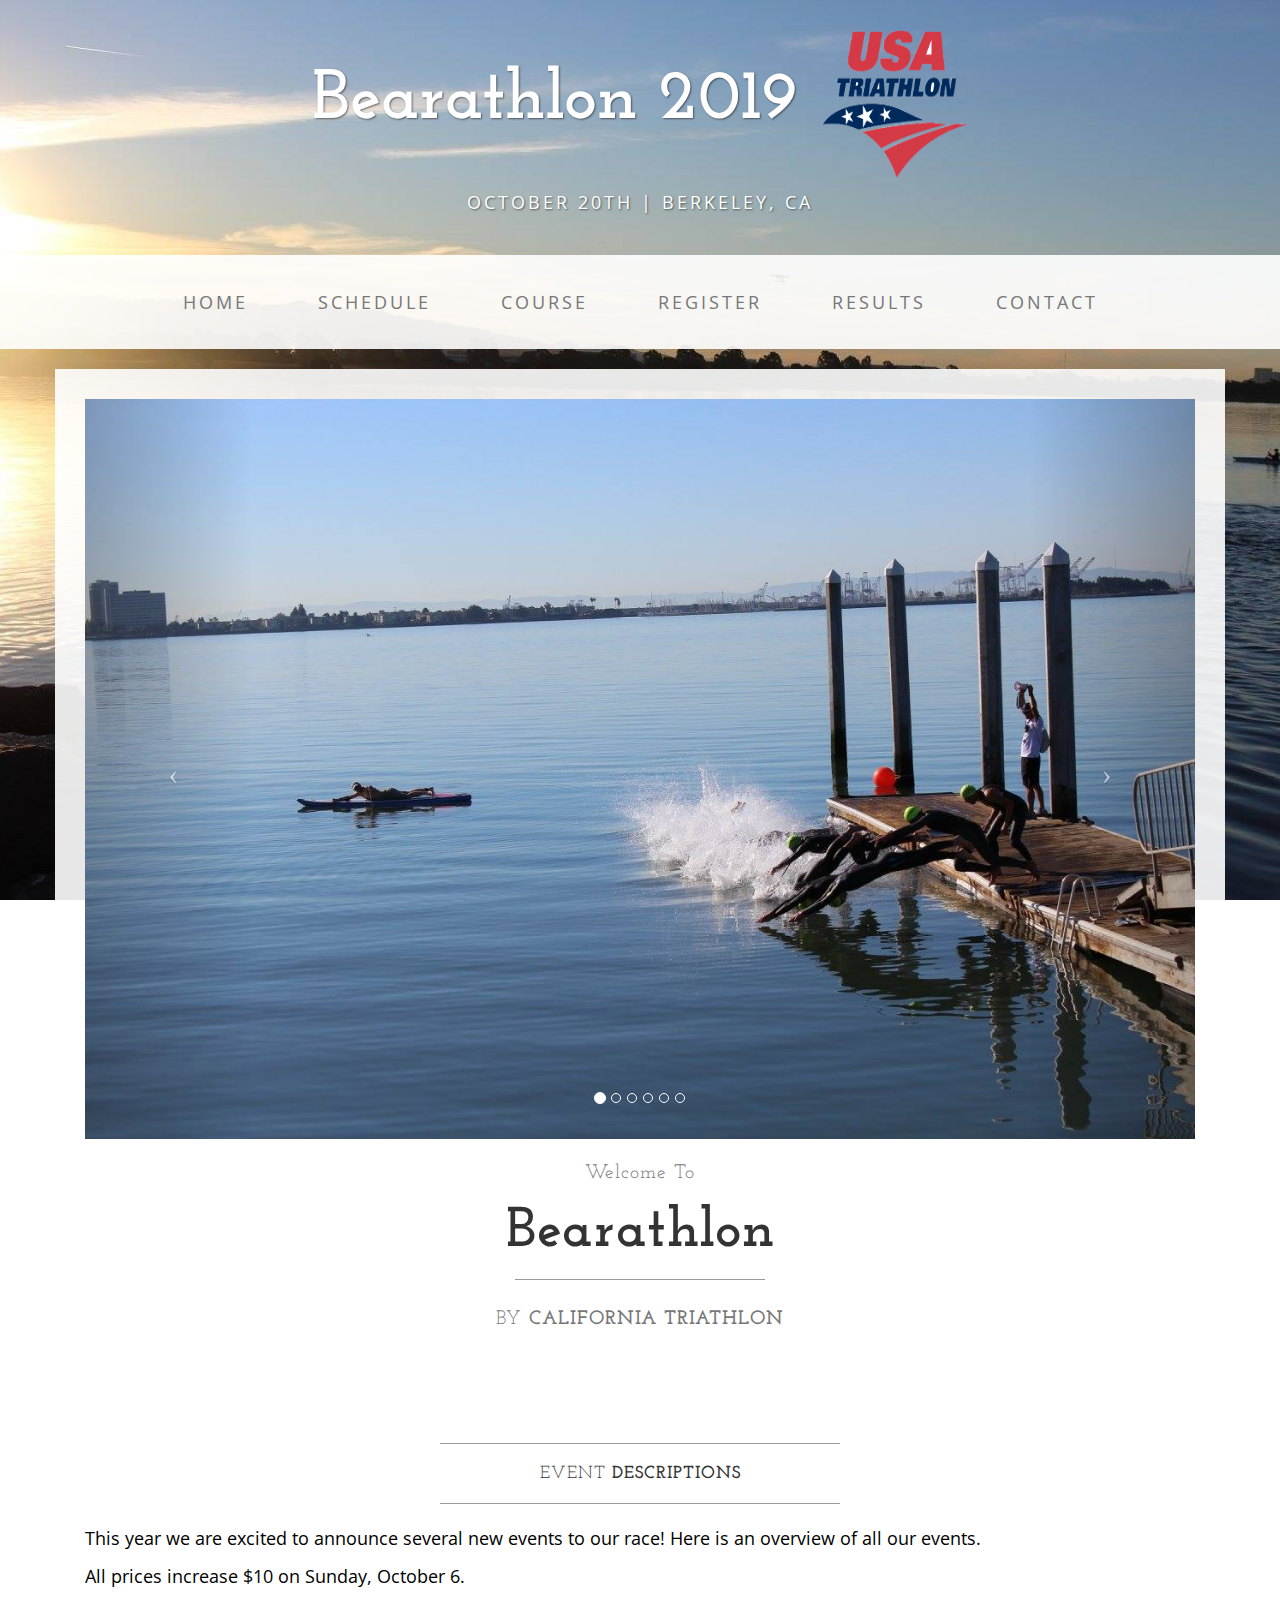
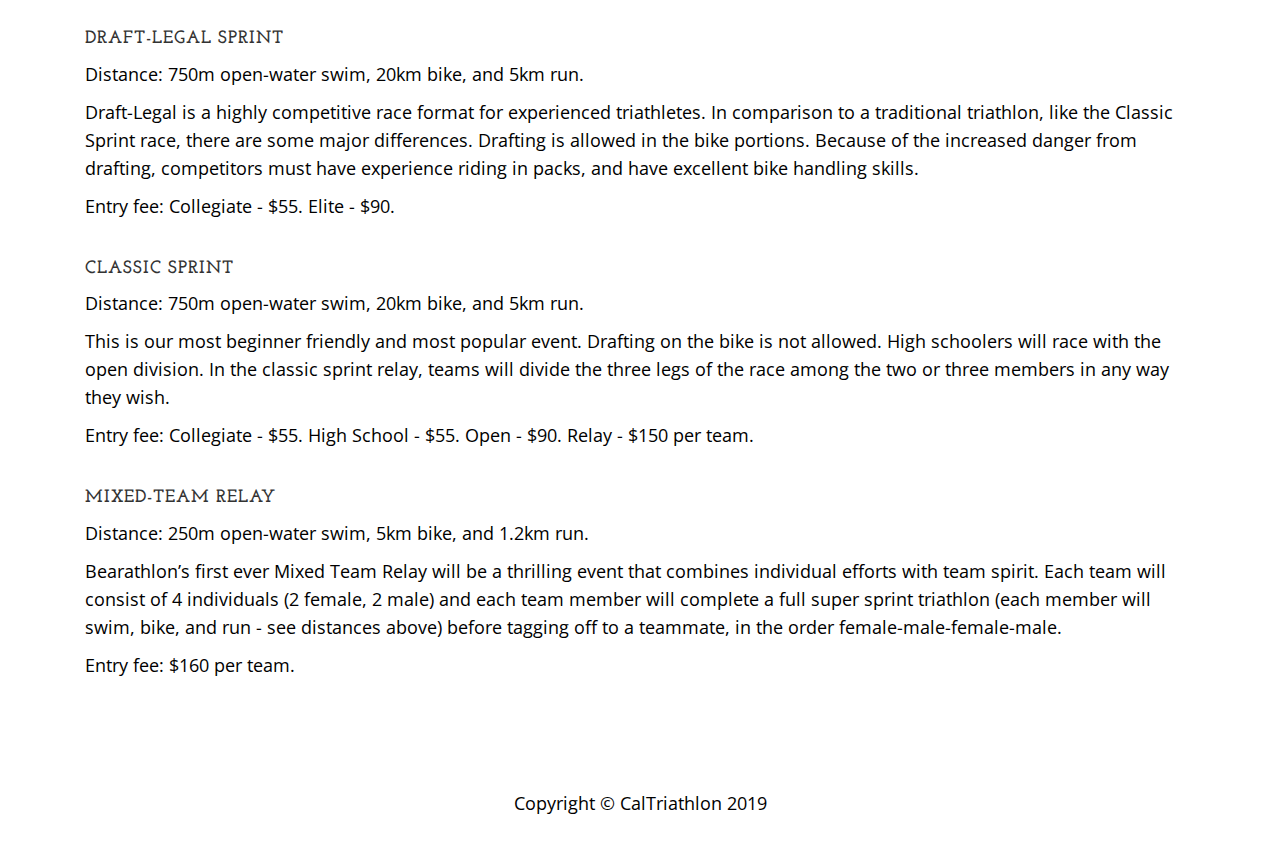
<file: index.html>
<!DOCTYPE html>
<html lang="en">

<head>

    <meta charset="utf-8">
    <meta http-equiv="X-UA-Compatible" content="IE=edge">
    <meta name="viewport" content="width=device-width, initial-scale=1">
    <meta name="description" content="">
    <meta name="author" content="">
    <meta property="og:image" content="img/favicon.png">

    <title>Bearathlon 2022 - Home</title>

    <!-- Bootstrap Core CSS -->
    <link href="css/bootstrap.min.css" rel="stylesheet">

    <!-- Custom CSS -->
    <link href="css/business-casual.css" rel="stylesheet">

    <!-- Fonts -->
    <link href="https://fonts.googleapis.com/css?family=Open+Sans:300italic,400italic,600italic,700italic,800italic,400,300,600,700,800" rel="stylesheet" type="text/css">
    <link href="https://fonts.googleapis.com/css?family=Josefin+Slab:100,300,400,600,700,100italic,300italic,400italic,600italic,700italic" rel="stylesheet" type="text/css">

    <!-- HTML5 Shim and Respond.js IE8 support of HTML5 elements and media queries -->
    <!-- WARNING: Respond.js doesn't work if you view the page via file:// -->
    <!--[if lt IE 9]>
        <script src="https://oss.maxcdn.com/libs/html5shiv/3.7.0/html5shiv.js"></script>
        <script src="https://oss.maxcdn.com/libs/respond.js/1.4.2/respond.min.js"></script>
    <![endif]-->

</head>

<body>

	<div class="brand">Bearathlon 2019
		<img src="img/usat.png" width="150" height="150" alt="">
	</div>
	<div class="address-bar">October 20th | Berkeley, CA</div>

    <!-- Navigation -->
    <nav class="navbar navbar-default" role="navigation">
        <div class="container">
            <!-- Brand and toggle get grouped for better mobile display -->
            <div class="navbar-header">
                <button type="button" class="navbar-toggle" data-toggle="collapse" data-target="#bs-example-navbar-collapse-1">
                    <span class="sr-only">Toggle navigation</span>
                    <span class="icon-bar"></span>
                    <span class="icon-bar"></span>
                    <span class="icon-bar"></span>
                </button>
                <!-- navbar-brand is hidden on larger screens, but visible when the menu is collapsed -->
                <a class="navbar-brand" href="index.html">Business Casual</a>
            </div>
            <!-- Collect the nav links, forms, and other content for toggling -->
            <div class="collapse navbar-collapse" id="bs-example-navbar-collapse-1">
                <ul class="nav navbar-nav">
                    <li>
                        <a href="index.html">Home</a>
                    </li>
										<li>
												<a href="schedule.html">Schedule</a>
										</li>
                    <li>
                        <a href="course.html">Course</a>
                    </li>
                    <li>
                        <a href="register.html">Register</a>
                    </li>
                    <li>
                        <a href="results.html">Results</a>
                    </li>
                    <li>
                        <a href="contact.html">Contact</a>
                    </li>
                </ul>
            </div>
            <!-- /.navbar-collapse -->
        </div>
        <!-- /.container -->
    </nav>

    <div class="container">

        <div class="row">
            <div class="box">
                <div class="col-lg-12 text-center">
                    <div id="carousel-example-generic" class="carousel slide">
                        <!-- Indicators -->
                        <ol class="carousel-indicators hidden-xs">
                            <li data-target="#carousel-example-generic" data-slide-to="0" class="active"></li>
                            <li data-target="#carousel-example-generic" data-slide-to="1"></li>
                            <li data-target="#carousel-example-generic" data-slide-to="2"></li>
                            <li data-target="#carousel-example-generic" data-slide-to="3"></li>
                            <li data-target="#carousel-example-generic" data-slide-to="4"></li>
                            <li data-target="#carousel-example-generic" data-slide-to="5"></li>


                        </ol>

                        <!-- Wrapper for slides -->
                        <div class="carousel-inner">
                            <div class="item active">
                                <img class="img-responsive img-full" src="img/swim_start.jpg" alt="">
                            </div>
                            <div class="item">
                                <img class="img-responsive img-full" src="img/runners.jpg" alt="">
                            </div>
                            <div class="item">
                                <img class="img-responsive img-full" src="img/slide-2.jpg" alt="">
                            </div>
                            <div class="item">
                                <img class="img-responsive img-full" src="img/swimmers.jpg" alt="">
                            </div>
                            <div class="item">
                                <img class="img-responsive img-full" src="img/runner_hannah.jpg" alt="">
                            </div>
                            <div class="item">
                                <img class="img-responsive img-full" src="img/bikers.png" alt="">
                            </div>
                        </div>

                        <!-- Controls -->
                        <a class="left carousel-control" href="#carousel-example-generic" data-slide="prev">
                            <span class="icon-prev"></span>
                        </a>
                        <a class="right carousel-control" href="#carousel-example-generic" data-slide="next">
                            <span class="icon-next"></span>
                        </a>
                    </div>
                    <h2 class="brand-before">
                        <small>Welcome to</small>
                    </h2>
                    <h1 class="brand-name">Bearathlon</h1>
                    <hr class="tagline-divider">
                    <h2>
                        <small>By
                            <strong>California Triathlon</strong>
                        </small>
                    </h2>
                    <!-- <p>
                      Mark your calendars! Bearathlon is returning on October 20, 2019. Registration opens soon.
                    </p> -->
                </div>
            </div>
        </div>

        <div class="row">
    				<div class="box">
    						<div class="col-lg-12">
    								<hr>
    								<h2 class="intro-text text-center">Event
    										<strong>Descriptions</strong>
    								</h2>
                    <hr>
    								<p>
                      This year we are excited to announce several new events to our race!
                      Here is an overview of all our events.
                    </p>
                    <p>All prices increase $10 on Sunday, October 6.</p>
                    <br>
                    <h4>Draft-Legal Sprint</h4>
                    <p>Distance: 750m open-water swim, 20km bike, and 5km run.</p>
                    <p>
                      Draft-Legal is a highly competitive race format for experienced triathletes.
                      In comparison to a traditional triathlon, like the Classic Sprint race, there are some major differences.
                      Drafting is allowed in the bike portions.
                      Because of the increased danger from drafting, competitors must have experience riding in packs,
                      and have excellent bike handling skills.
                    </p>
                    <p>Entry fee: Collegiate - $55. Elite - $90.</p>
                    <br>
                    <h4>Classic Sprint</h4>
                    <p>Distance: 750m open-water swim, 20km bike, and 5km run.</p>
                    <p>
                      This is our most beginner friendly and most popular event.
                      Drafting on the bike is not allowed.
                      High schoolers will race with the open division.
                      In the classic sprint relay, teams will divide the three legs of the race among the two or three members in any way they wish.
                    </p>
                    <p>Entry fee: Collegiate - $55. High School - $55. Open - $90. Relay - $150 per team.</p>
                    <br>
                    <h4>Mixed-team relay</h4>
                    <p>Distance: 250m open-water swim, 5km bike, and 1.2km run.</p>
                    <p>
                      Bearathlon’s first ever Mixed Team Relay will be a thrilling event that combines individual efforts with team spirit.
                      Each team will consist of 4 individuals (2 female, 2 male) and
                      each team member will complete a full super sprint triathlon (each member will swim, bike, and run - see distances above) before
                      tagging off to a teammate, in the order female-male-female-male.
                    </p>
                    <p>Entry fee: $160 per team.</p>
                </div>
            </div>
        </div>
    </div>
    <!-- /.container -->

    <footer>
        <div class="container">
            <div class="row">
                <div class="col-lg-12 text-center">
                    <p>Copyright &copy; CalTriathlon 2019</p>
                </div>
            </div>
        </div>
    </footer>

    <!-- jQuery -->
    <script src="js/jquery.js"></script>

    <!-- Bootstrap Core JavaScript -->
    <script src="js/bootstrap.min.js"></script>

    <!-- Script to Activate the Carousel -->
    <script>
    $('.carousel').carousel({
        interval: 5000 //changes the speed
    })
    </script>

</body>

</html>
</file>
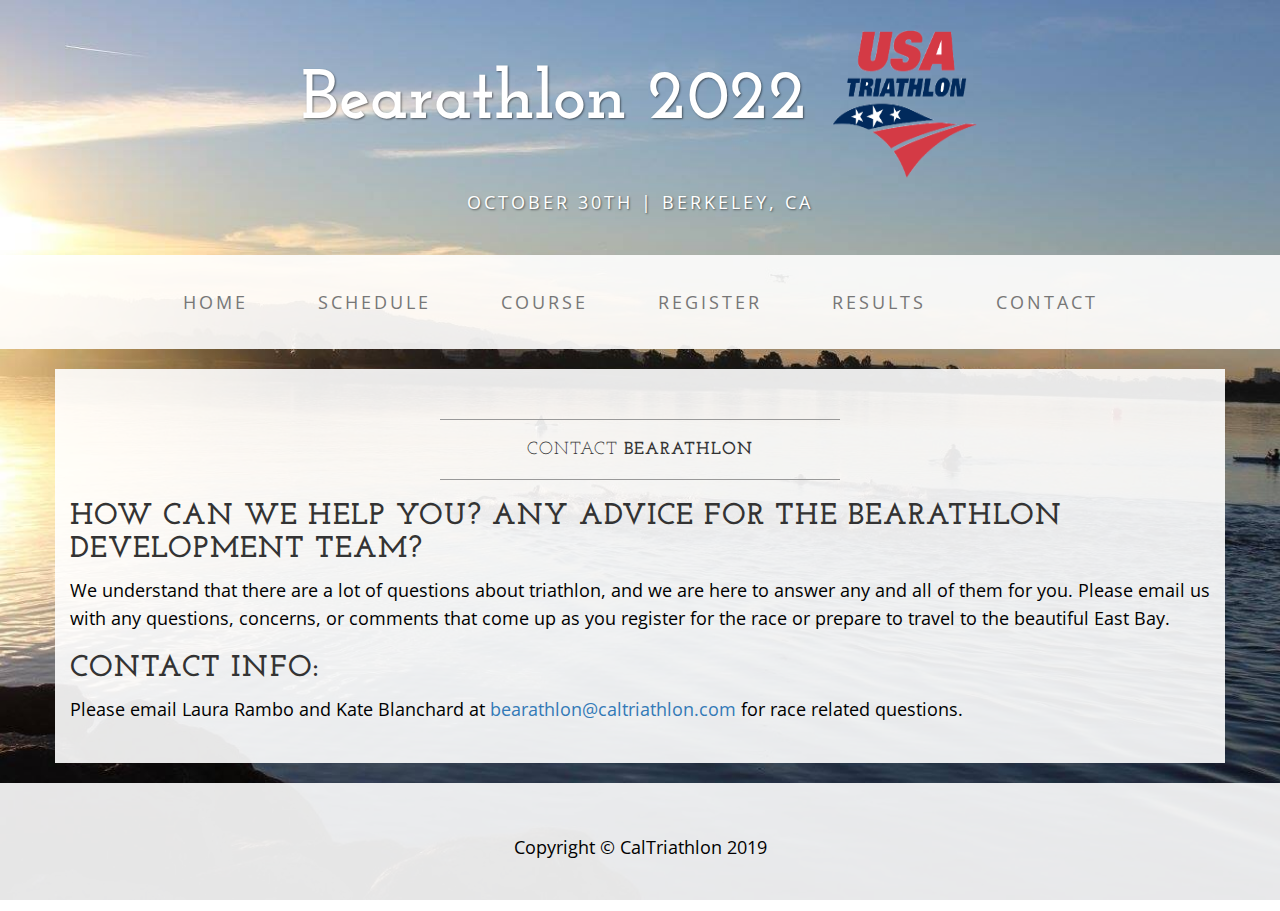
<file: contact.html>
<!DOCTYPE html>
<html lang="en">

<head>

    <meta charset="utf-8">
    <meta http-equiv="X-UA-Compatible" content="IE=edge">
    <meta name="viewport" content="width=device-width, initial-scale=1">
    <meta name="description" content="">
    <meta name="author" content="">
    <meta property="og:image" content="img/favicon.png">


    <title>Bearathlon 2022 - Contact</title>

    <!-- Bootstrap Core CSS -->
    <link href="css/bootstrap.min.css" rel="stylesheet">

    <!-- Custom CSS -->
    <link href="css/business-casual.css" rel="stylesheet">

    <!-- Fonts -->
    <link href="https://fonts.googleapis.com/css?family=Open+Sans:300italic,400italic,600italic,700italic,800italic,400,300,600,700,800" rel="stylesheet" type="text/css">
    <link href="https://fonts.googleapis.com/css?family=Josefin+Slab:100,300,400,600,700,100italic,300italic,400italic,600italic,700italic" rel="stylesheet" type="text/css">

    <!-- HTML5 Shim and Respond.js IE8 support of HTML5 elements and media queries -->
    <!-- WARNING: Respond.js doesn't work if you view the page via file:// -->
    <!--[if lt IE 9]>
    <script src="https://oss.maxcdn.com/libs/html5shiv/3.7.0/html5shiv.js"></script>
    <script src="https://oss.maxcdn.com/libs/respond.js/1.4.2/respond.min.js"></script>
    <![endif]-->

</head>

<body>

<div class="brand">Bearathlon 2022
  <img src="img/usat.png" width="150" height="150" alt="">
</div>
<div class="address-bar">October 30th | Berkeley, CA</div>

<!-- Navigation -->
<nav class="navbar navbar-default" role="navigation">
    <div class="container">
        <!-- Brand and toggle get grouped for better mobile display -->
        <div class="navbar-header">
            <button type="button" class="navbar-toggle" data-toggle="collapse" data-target="#bs-example-navbar-collapse-1">
                <span class="sr-only">Toggle navigation</span>
                <span class="icon-bar"></span>
                <span class="icon-bar"></span>
                <span class="icon-bar"></span>
            </button>
            <!-- navbar-brand is hidden on larger screens, but visible when the menu is collapsed -->
            <a class="navbar-brand" href="index.html">Business Casual</a>
        </div>
        <!-- Collect the nav links, forms, and other content for toggling -->
        <div class="collapse navbar-collapse" id="bs-example-navbar-collapse-1">
            <ul class="nav navbar-nav">
                <li>
                    <a href="index.html">Home</a>
                </li>
								<li>
										<a href="schedule.html">Schedule</a>
								</li>
                <li>
                    <a href="course.html">Course</a>
                </li>
                <li>
                    <a href="register.html">Register</a>
                </li>
                <li>
                    <a href="results.html">Results</a>
                </li>
                <li>
                    <a href="contact.html">Contact</a>
                </li>
            </ul>
        </div>
        <!-- /.navbar-collapse -->
    </div>
    <!-- /.container -->
</nav>

<div class="container">

    <!-- <div class="row">
        <div class="box">
            <div class="col-lg-12">
                <hr>
                <h2 class="intro-text text-center">Be a Bearathlon
                    <strong>Volunteer</strong>
                </h2>
                <hr>
            </div>
            <div class="col-md-12 text-center">
                <h1> Volunteer</h1>
                <iframe src="https://docs.google.com/forms/d/e/1FAIpQLSfPMbZzzee5iiai7nEDx5bZ-6tvM2YJ4UMcX6gyFX0lFDaaVg/viewform?embedded=truec=0&w=1" width="760" height="500" frameborder="0" marginheight="0" marginwidth="0">Loading...</iframe>
                <br>
            </div>
            <div class="clearfix"></div>
        </div>
    </div> -->

    <!--<div class="row">-->
        <!--<div class="box">-->
            <!--<div class="col-lg-12">-->
                <!--<hr>-->
                <!--<h2 class="intro-text text-center">Contact Race Directors-->
                    <!--<strong>Holly Barnhart and Korbi Thalhammer</strong>-->
                <!--</h2>-->
                <!--<hr>-->
            <!--</div>-->
            <!--<div class="col-md-4">-->
                <!--<p>Email:-->
                    <!--<strong><a href="mailto:bearathlon@caltriathlon.com">bearathlon@caltriathlon.com</a></strong>-->
                <!--</p>-->
                <!--<p>Address:-->
                    <!--<strong>2632 Warring Street-->
                        <!--<br>Berkeley, CA 94704</strong>-->
                <!--</p>-->
            <!--</div>-->
            <!--<div class="col-md-8">-->
                <!--&lt;!&ndash; Embedded Google Map using an iframe - to select your location find it on Google maps and paste the link as the iframe src. If you want to use the Google Maps API instead then have at it! &ndash;&gt;-->
                <!--&lt;!&ndash;<iframe width="100%" height="400" frameborder="0" scrolling="no" marginheight="0" marginwidth="0" src="http://maps.google.com/maps?hl=en&amp;ie=UTF8&amp;ll=37.0625,-95.677068&amp;spn=56.506174,79.013672&amp;t=m&amp;z=4&amp;output=embed"></iframe>&ndash;&gt;-->
                <!--<h1> Volunteer</h1>-->
                <!--<iframe src="https://docs.google.com/forms/d/1J4ys7n9kvabqtFiE0KZzO9b2562i1Zzq256WrAKhLyY/viewform?embedded=true" width="760" height="500" frameborder="0" marginheight="0" marginwidth="0">Loading...</iframe>-->
                <!--<br>-->
            <!--</div>-->

            <!--<div class="clearfix"></div>-->
        <!--</div>-->
    <!--</div>-->


    <div class="row">
        <div class="box">
            <div class="col-lg-12">
                <hr>
                <h2 class="intro-text text-center">Contact
                    <strong>Bearathlon</strong>
                </h2>
                <hr>
            </div>
            <h2> How can we help you? Any advice for the bearathlon development team?</h2>
            <p> We understand that there are a lot of questions about triathlon, and we are here to answer any and all of them for you.  Please email us with any questions, concerns, or comments that come up as you register for the race or prepare to travel to the beautiful East Bay.</p>
            <h2>Contact Info:</h2>
            <p> Please email Laura Rambo and Kate Blanchard at <a href="mailto:bearathlon@caltriathlon.com" target="_top">bearathlon@caltriathlon.com</a> for race related questions.</p>


            <div class="clearfix"></div>
        </div>
    </div>

    <!--<div class="row">-->
        <!--<div class="box">-->
            <!--<div class="col-lg-12">-->
                <!--<hr>-->
                <!--<h2 class="intro-text text-center">Contact-->
                    <!--<strong>form</strong>-->
                <!--</h2>-->
                <!--<hr>-->
                <!--<p>Lorem ipsum dolor sit amet, consectetur adipisicing elit. Fugiat, vitae, distinctio, possimus repudiandae cupiditate ipsum excepturi dicta neque eaque voluptates tempora veniam esse earum sapiente optio deleniti consequuntur eos voluptatem.</p>-->
                <!--<form role="form">-->
                    <!--<div class="row">-->
                        <!--<div class="form-group col-lg-4">-->
                            <!--<label>Name</label>-->
                            <!--<input type="text" class="form-control">-->
                        <!--</div>-->
                        <!--<div class="form-group col-lg-4">-->
                            <!--<label>Email Address</label>-->
                            <!--<input type="email" class="form-control">-->
                        <!--</div>-->
                        <!--<div class="form-group col-lg-4">-->
                            <!--<label>Phone Number</label>-->
                            <!--<input type="tel" class="form-control">-->
                        <!--</div>-->
                        <!--<div class="clearfix"></div>-->
                        <!--<div class="form-group col-lg-12">-->
                            <!--<label>Message</label>-->
                            <!--<textarea class="form-control" rows="6"></textarea>-->
                        <!--</div>-->
                        <!--<div class="form-group col-lg-12">-->
                            <!--<input type="hidden" name="save" value="contact">-->
                            <!--<button type="submit" class="btn btn-default">Submit</button>-->
                        <!--</div>-->
                    <!--</div>-->
                <!--</form>-->
            <!--</div>-->
        <!--</div>-->
    <!--</div>-->

</div>
<!-- /.container -->

<footer>
    <div class="container">
        <div class="row">
            <div class="col-lg-12 text-center">
                <p>Copyright &copy; CalTriathlon 2019</p>
            </div>
        </div>
    </div>
</footer>

<!-- jQuery -->
<script src="js/jquery.js"></script>

<!-- Bootstrap Core JavaScript -->
<script src="js/bootstrap.min.js"></script>

</body>

</html>
</file>
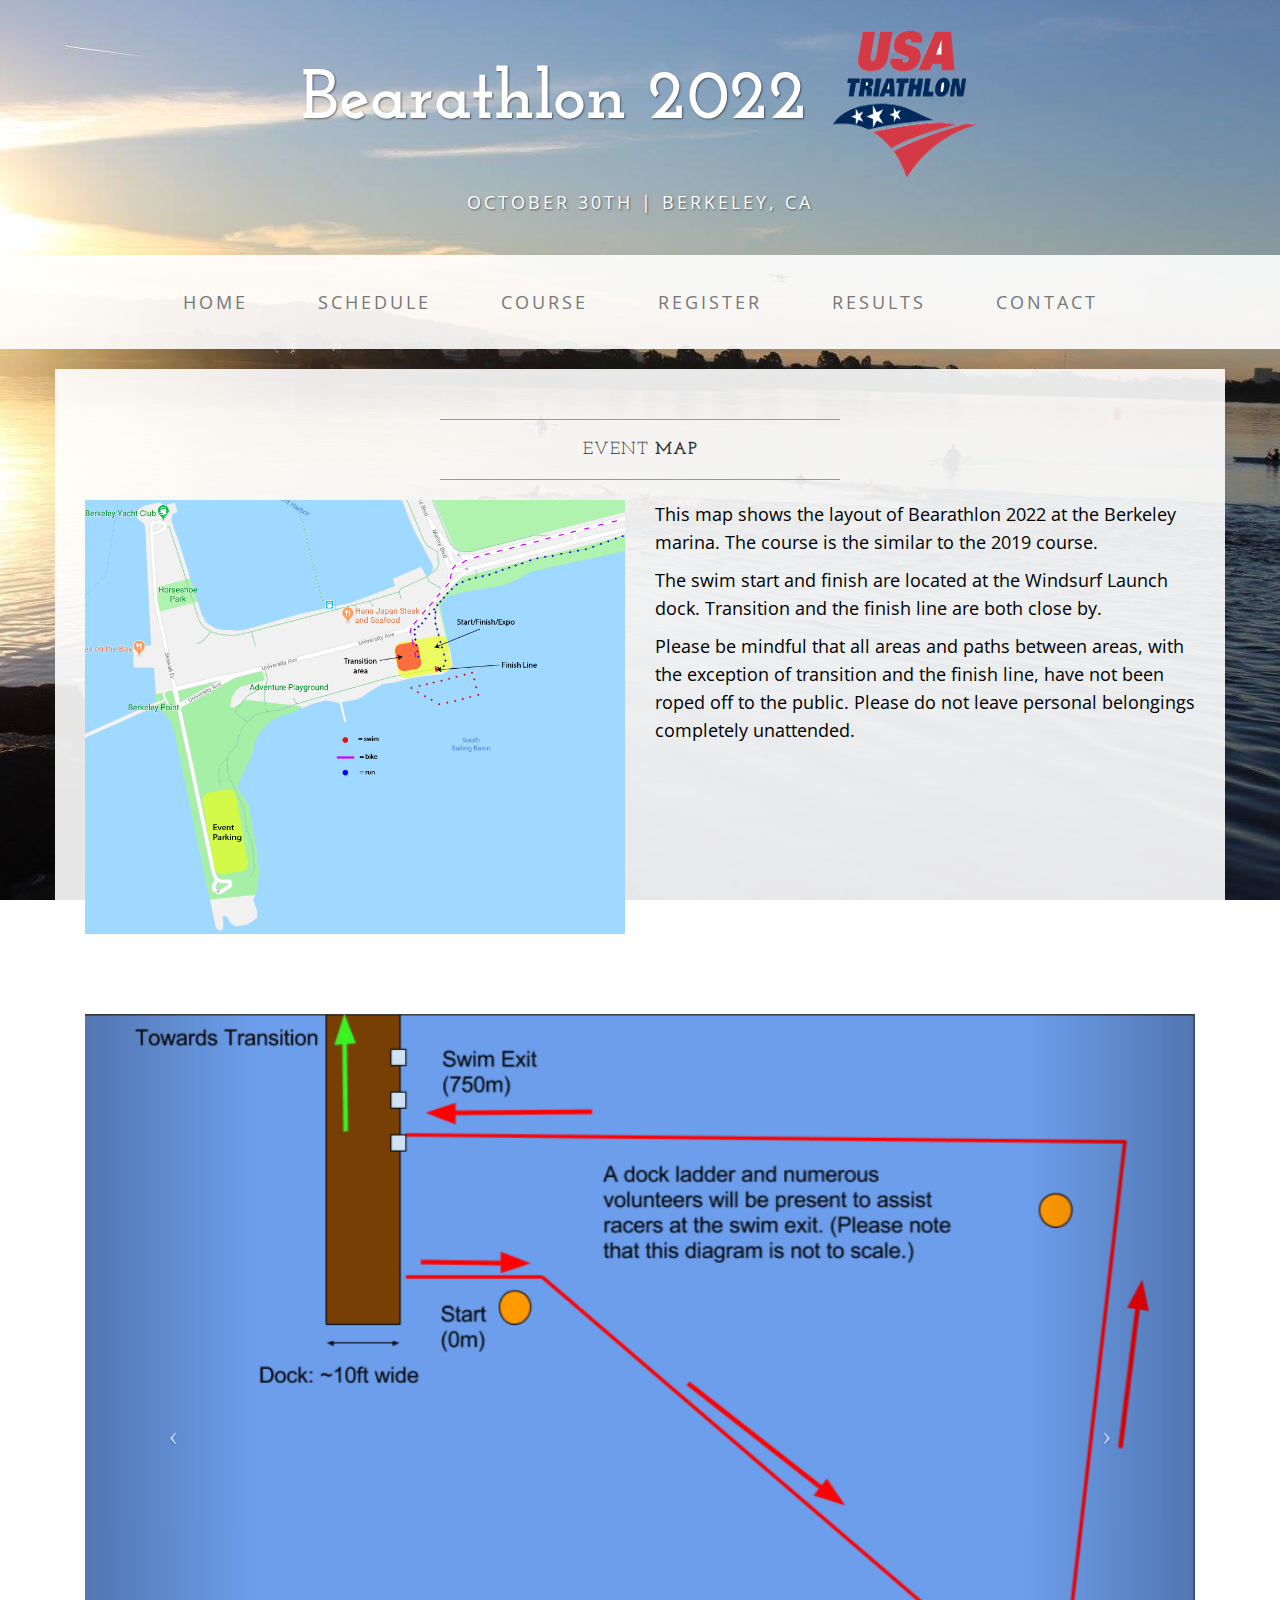
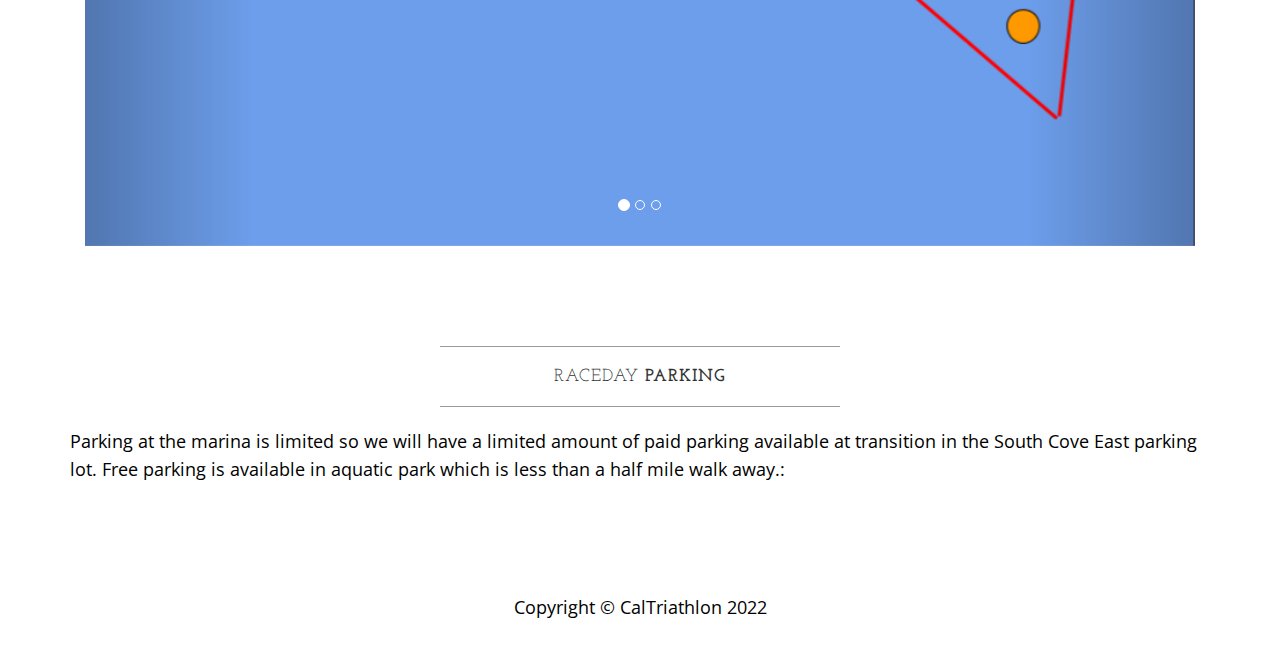
<file: course.html>
<!DOCTYPE html>
<html lang="en">

<head>

    <meta charset="utf-8">
    <meta http-equiv="X-UA-Compatible" content="IE=edge">
    <meta name="viewport" content="width=device-width, initial-scale=1">
    <meta name="description" content="">
    <meta name="author" content="">
    <meta property="og:image" content="img/favicon.png">


    <title>Bearathlon 2022 - Course</title>

    <!-- Bootstrap Core CSS -->
    <link href="css/bootstrap.min.css" rel="stylesheet">

    <!-- Custom CSS -->
    <link href="css/business-casual.css" rel="stylesheet">

    <!-- Fonts -->
    <link href="https://fonts.googleapis.com/css?family=Open+Sans:300italic,400italic,600italic,700italic,800italic,400,300,600,700,800" rel="stylesheet" type="text/css">
    <link href="https://fonts.googleapis.com/css?family=Josefin+Slab:100,300,400,600,700,100italic,300italic,400italic,600italic,700italic" rel="stylesheet" type="text/css">

    <!-- HTML5 Shim and Respond.js IE8 support of HTML5 elements and media queries -->
    <!-- WARNING: Respond.js doesn't work if you view the page via file:// -->
    <!--[if lt IE 9]>
    <script src="https://oss.maxcdn.com/libs/html5shiv/3.7.0/html5shiv.js"></script>
    <script src="https://oss.maxcdn.com/libs/respond.js/1.4.2/respond.min.js"></script>
    <![endif]-->

</head>

<body>

<div class="brand">Bearathlon 2022
  <img src="img/usat.png" width="150" height="150" alt="">
</div>
<div class="address-bar">October 30th | Berkeley, CA</div>

<!-- Navigation -->
<nav class="navbar navbar-default" role="navigation">
    <div class="container">
        <!-- Brand and toggle get grouped for better mobile display -->
        <div class="navbar-header">
            <button type="button" class="navbar-toggle" data-toggle="collapse" data-target="#bs-example-navbar-collapse-1">
                <span class="sr-only">Toggle navigation</span>
                <span class="icon-bar"></span>
                <span class="icon-bar"></span>
                <span class="icon-bar"></span>
            </button>
            <!-- navbar-brand is hidden on larger screens, but visible when the menu is collapsed -->
            <a class="navbar-brand" href="index.html">Business Casual</a>
        </div>
        <!-- Collect the nav links, forms, and other content for toggling -->
        <div class="collapse navbar-collapse" id="bs-example-navbar-collapse-1">
            <ul class="nav navbar-nav">
                <li>
                    <a href="index.html">Home</a>
                </li>
								<li>
										<a href="schedule.html">Schedule</a>
								</li>
                <li>
                    <a href="course.html">Course</a>
                </li>
                <li>
                    <a href="register.html">Register</a>
                </li>
                <li>
                    <a href="results.html">Results</a>
                </li>
                <li>
                    <a href="contact.html">Contact</a>
                </li>
            </ul>
        </div>
        <!-- /.navbar-collapse -->
    </div>
    <!-- /.container -->
</nav>

<div class="container">

    <div class="row">
        <div class="box">
            <div class="col-lg-12">
                <hr>
                <h2 class="intro-text text-center">Event
                    <strong>Map</strong>
                </h2>
                <hr>
            </div>
            <div class="col-md-6">
                <img class="img-responsive img-border-left" src="img/event_layout.png" alt="">
            </div>
            <div class="col-md-6">
                <p>This map shows the layout of Bearathlon 2022 at the Berkeley marina. The course is the similar to the 2019 course. </p>
                <p>The swim start and finish are located at the Windsurf Launch dock. Transition and the finish line are both close by. </p>
                <p>Please be mindful that all areas and paths between areas, with the exception of transition and the finish line, have not been roped off to the public. Please do not leave personal belongings completely unattended.</p>
            </div>
            <div class="clearfix"></div>
        </div>
    </div>

    <div class="row">
        <div class="box">
            <div class="col-lg-12 text-center">
                <div id="carousel-example-generic" class="carousel slide">
                    <!-- Indicators -->
                    <ol class="carousel-indicators hidden-xs">
                        <li data-target="#carousel-example-generic" data-slide-to="0" class="active"></li>
                        <li data-target="#carousel-example-generic" data-slide-to="1"></li>
                        <li data-target="#carousel-example-generic" data-slide-to="2"></li>
                    </ol>

                    <!-- Wrapper for slides -->
                    <div class="carousel-inner">
                        <div class="item active">
                            <img class="img-responsive img-full" src="img/swimRoute.png" alt="">
                        </div>
                        <div class="item">
                            <img class="img-responsive img-full" src="img/BikeCoursePlaceholder.PNG" alt="">
                        </div>
                        <div class="item">
                            <img class="img-responsive img-full" src="img/run.png" alt="">
                        </div>
                    </div>

                    <!-- Controls -->
                    <a class="left carousel-control" href="#carousel-example-generic" data-slide="prev">
                        <span class="icon-prev"></span>
                    </a>
                    <a class="right carousel-control" href="#carousel-example-generic" data-slide="next">
                        <span class="icon-next"></span>
                    </a>
                </div>
                <!--<h2 class="brand-before">-->
                    <!--<small>Welcome to</small>-->
                <!--</h2>-->
                <!--<h1 class="brand-name">Bearathlon</h1>-->
                <!--<hr class="tagline-divider">-->
                <!--<h2>-->
                    <!--<small>By-->
                        <!--<strong>California Triathlon</strong>-->
                    <!--</small>-->
                <!--</h2>-->
            </div>
            <!--<div class="col-lg-12">-->
                <!--<hr>-->
                <!--<h2 class="intro-text text-center">Course-->
                    <!--<strong>Overview</strong>-->
                <!--</h2>-->
                <!--<hr>-->
            <!--</div>-->
            <!--<div class="col-sm-4 text-center">-->
                <!--<img class="img-responsive" src="img/swim.jpg" alt="">-->
                <!--<h3>Swim</h3>-->
            <!--</div>-->
            <!--<div class="col-sm-4 text-center">-->
                <!--<img class="img-responsive" src="img/bike.jpg" alt="">-->
                <!--<h3>Bike</h3>-->
            <!--</div>-->
            <!--<div class="col-sm-4 text-center">-->
                <!--<img class="img-responsive" src="img/run.jpg" alt="">-->
                <!--<h3>Run</h3>-->
            <!--</div>-->
            <div class="clearfix"></div>
        </div>
    </div>

    <!--<div class="row">-->
        <!--<div class="box">-->
            <!--<div class="col-sm-6 text-center">-->
                <!--<img class="img-responsive" src="img/t1.jpg" alt="">-->
                <!--<h3>T1</h3>-->
            <!--</div>-->
            <!--<div class="col-sm-6 text-center">-->
                <!--<img class="img-responsive" src="img/t2.jpg" alt="">-->
                <!--<h3>T2</h3>-->
            <!--</div>-->
            <!--<div class="clearfix"></div>-->
        <!--</div>-->
    <!--</div>-->

		<div class="row">
				<div class="box">
						<div class="col-lg-12">
								<hr>
								<h2 class="intro-text text-center">Raceday
										<strong>Parking</strong>
								</h2>
								<hr>
						</div>
            <p>Parking at the marina is limited so we will have a limited amount of paid parking available at transition in the South Cove East parking lot. Free parking is available in aquatic park which is less than a half mile walk away.:</p>
						<!-- <p> 
							<a href="https://www.google.com/maps/place/HS+Lordships+Restaurant/@37.8592949,-122.3180618,17z/data=!3m1!4b1!4m5!3m4!1s0x80857f1f36510f9d:0x4340c555077b01bf!8m2!3d37.8592949!4d-122.3158731">HS Lordships Parking Lot</a>
						</p> -->
				</div>
		</div>

</div>
<!-- /.container -->

<footer>
    <div class="container">
        <div class="row">
            <div class="col-lg-12 text-center">
                <p>Copyright &copy; CalTriathlon 2022</p>
            </div>
        </div>
    </div>
</footer>

<!-- jQuery -->
<script src="js/jquery.js"></script>

<!-- Bootstrap Core JavaScript -->
<script src="js/bootstrap.min.js"></script>

<!-- Script to Activate the Carousel -->
<script>
    $('.carousel').carousel({
        interval: 5000 //changes the speed
    })
</script>

</body>

</html>
</file>
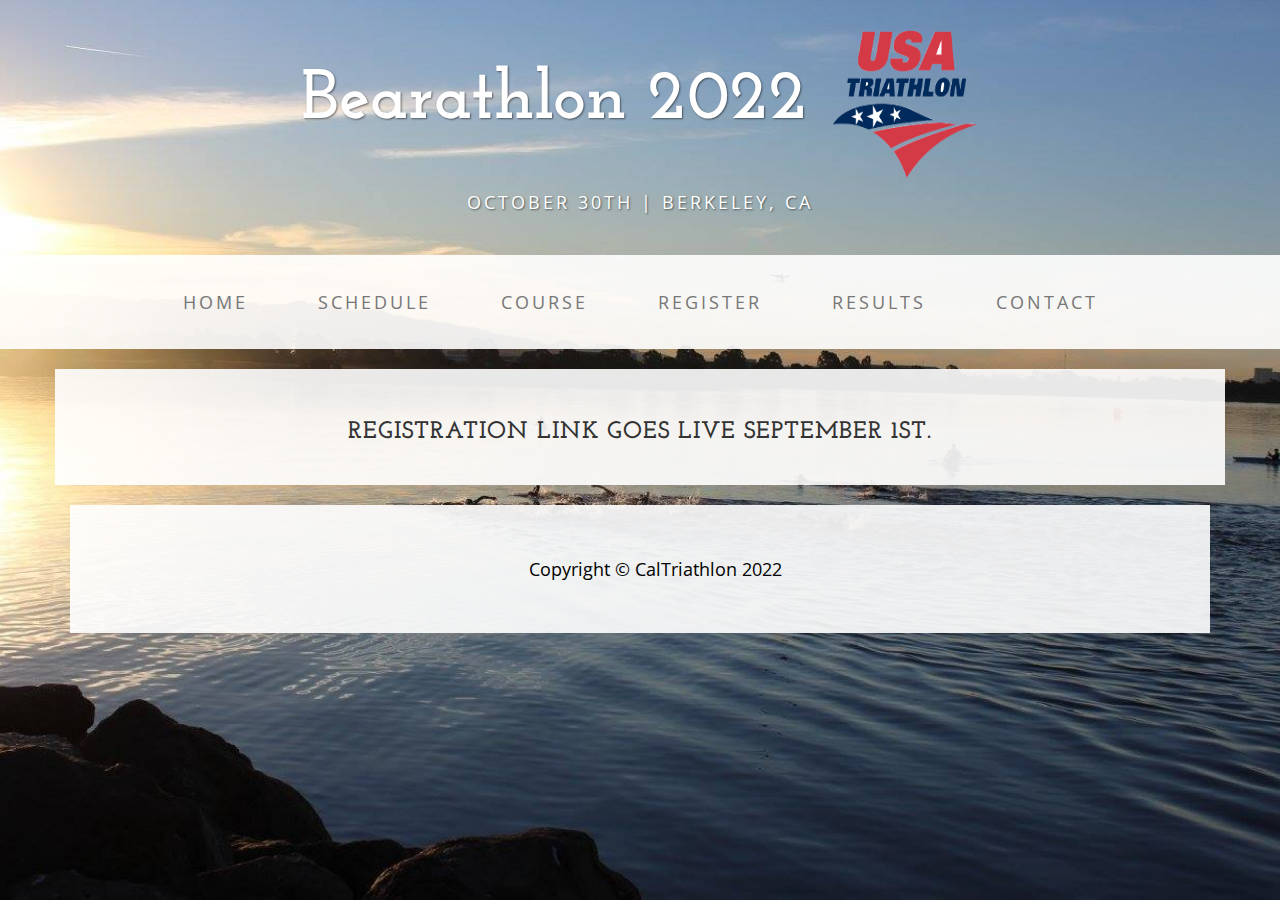
<file: register.html>
<!DOCTYPE html>
<html lang="en">

<head>

    <meta charset="utf-8">
    <meta http-equiv="X-UA-Compatible" content="IE=edge">
    <meta name="viewport" content="width=device-width, initial-scale=1">
    <meta name="description" content="">
    <meta name="author" content="">
    <meta property="og:image" content="img/favicon.png">


    <title>Bearathlon 2022 - Register</title>

    <!-- Bootstrap Core CSS -->
    <link href="css/bootstrap.min.css" rel="stylesheet">

    <!-- Custom CSS -->
    <link href="css/business-casual.css" rel="stylesheet">

    <!-- Fonts -->
    <link href="https://fonts.googleapis.com/css?family=Open+Sans:300italic,400italic,600italic,700italic,800italic,400,300,600,700,800" rel="stylesheet" type="text/css">
    <link href="https://fonts.googleapis.com/css?family=Josefin+Slab:100,300,400,600,700,100italic,300italic,400italic,600italic,700italic" rel="stylesheet" type="text/css">

    <!-- HTML5 Shim and Respond.js IE8 support of HTML5 elements and media queries -->
    <!-- WARNING: Respond.js doesn't work if you view the page via file:// -->
    <!--[if lt IE 9]>
    <script src="https://oss.maxcdn.com/libs/html5shiv/3.7.0/html5shiv.js"></script>
    <script src="https://oss.maxcdn.com/libs/respond.js/1.4.2/respond.min.js"></script>
    <![endif]-->

</head>

<body>

<div class="brand">Bearathlon 2022
  <img src="img/usat.png" width="150" height="150" alt="">
</div>
<div class="address-bar">October 30th | Berkeley, CA</div>

<!-- Navigation -->
<nav class="navbar navbar-default" role="navigation">
    <div class="container">
        <!-- Brand and toggle get grouped for better mobile display -->
        <div class="navbar-header">
            <button type="button" class="navbar-toggle" data-toggle="collapse" data-target="#bs-example-navbar-collapse-1">
                <span class="sr-only">Toggle navigation</span>
                <span class="icon-bar"></span>
                <span class="icon-bar"></span>
                <span class="icon-bar"></span>
            </button>
            <!-- navbar-brand is hidden on larger screens, but visible when the menu is collapsed -->
            <a class="navbar-brand" href="index.html">Business Casual</a>
        </div>
        <!-- Collect the nav links, forms, and other content for toggling -->
        <div class="collapse navbar-collapse" id="bs-example-navbar-collapse-1">
            <ul class="nav navbar-nav">
                <li>
                    <a href="index.html">Home</a>
                </li>
								<li>
										<a href="schedule.html">Schedule</a>
								</li>
                <li>
                    <a href="course.html">Course</a>
                </li>
                <li>
                    <a href="register.html">Register</a>
                </li>
                <li>
                    <a href="results.html">Results</a>
                </li>
                <li>
                    <a href="contact.html">Contact</a>
                </li>
            </ul>
        </div>
        <!-- /.navbar-collapse -->
    </div>
    <!-- /.container -->
</nav>

<div class="container">

    <div class="row">
        <div class="box">
            <h3 class="col-lg-12 text-center">Registration link goes live September 1st.</h3>
            <div class="clearfix"></div>
        </div>
    </div>
<!-- /.container -->

<footer>
    <div class="container">
        <div class="row">
            <div class="col-lg-12 text-center">
                <p>Copyright &copy; CalTriathlon 2022</p>
            </div>
        </div>
    </div>
</footer>

<!-- jQuery -->
<script src="js/jquery.js"></script>

<!-- Bootstrap Core JavaScript -->
<script src="js/bootstrap.min.js"></script>

</body>

</html>
</file>
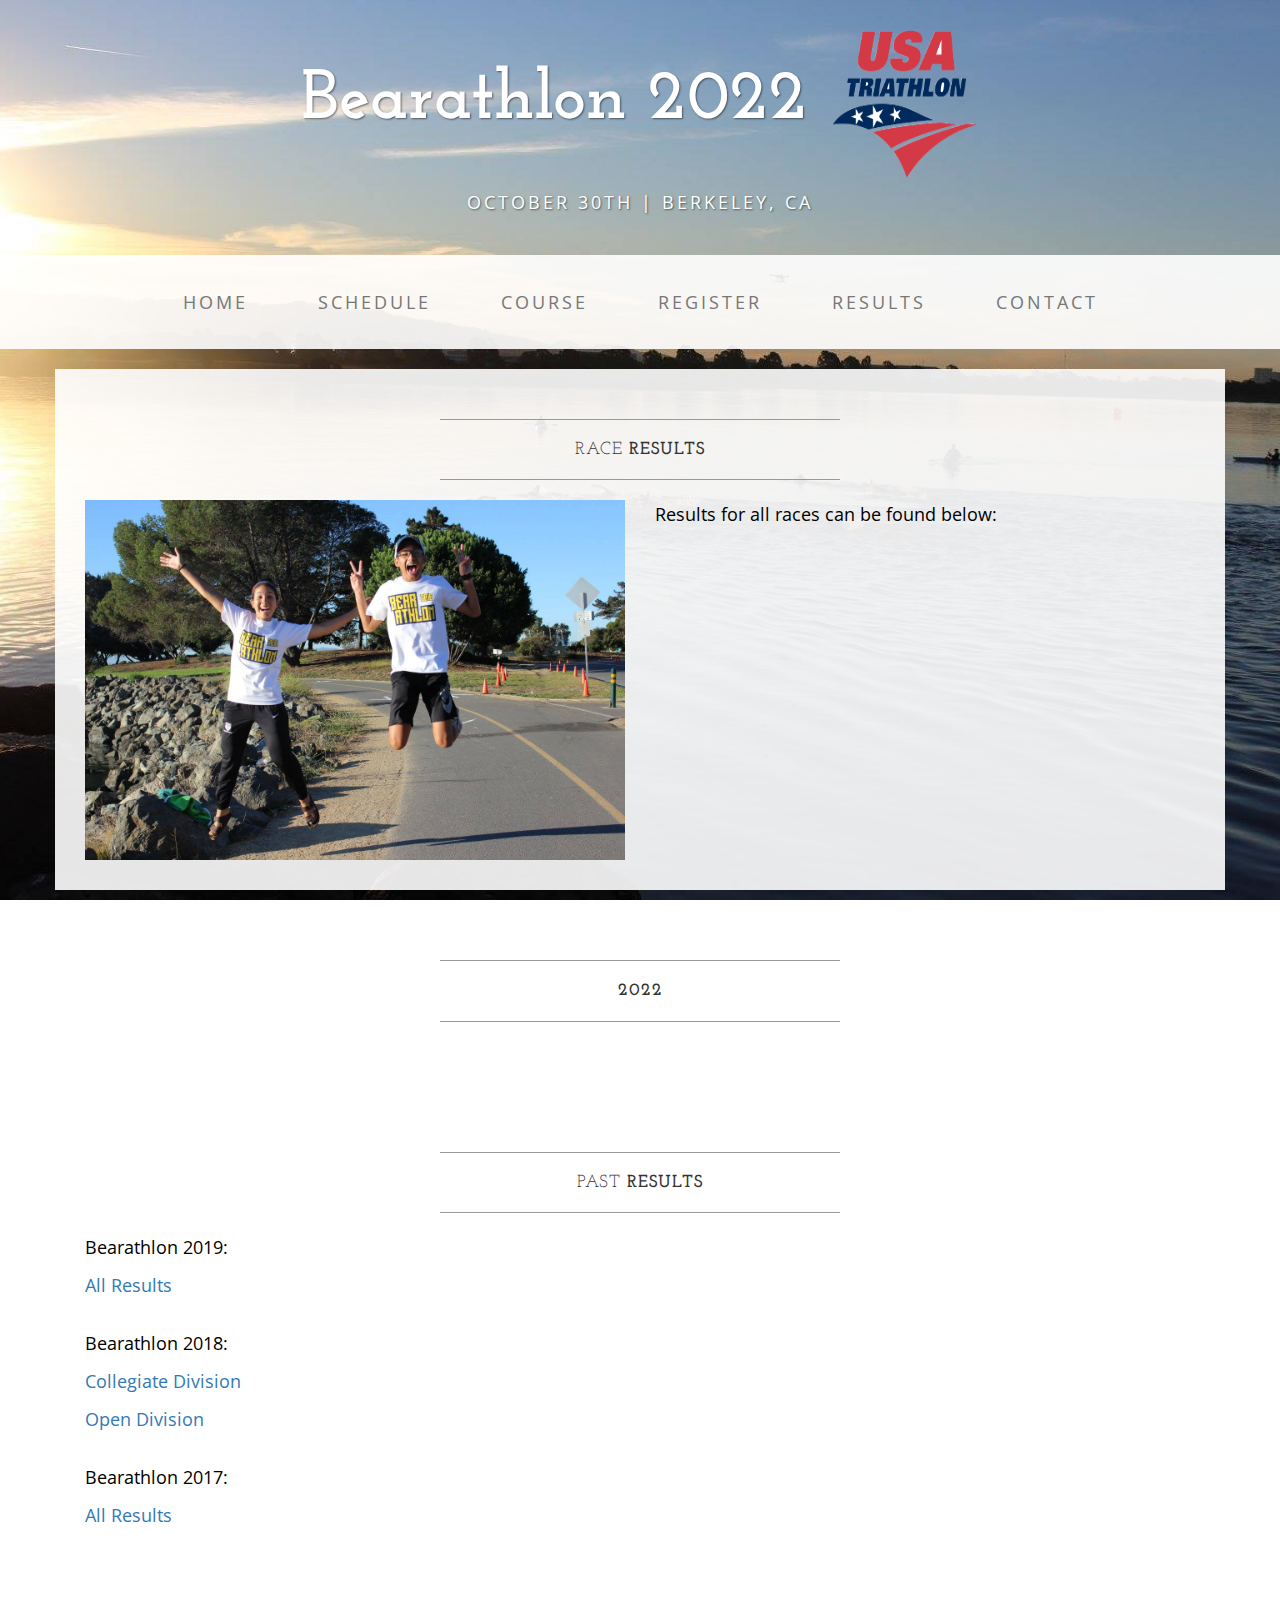
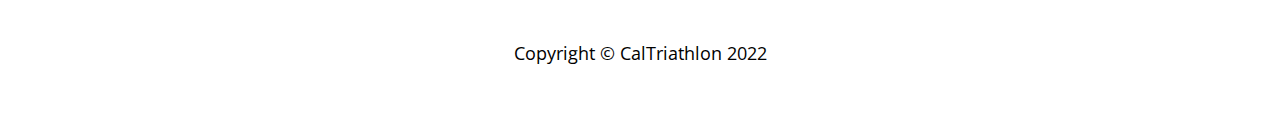
<file: results.html>
<!DOCTYPE html>
<html lang="en">

<head>

    <meta charset="utf-8">
    <meta http-equiv="X-UA-Compatible" content="IE=edge">
    <meta name="viewport" content="width=device-width, initial-scale=1">
    <meta name="description" content="">
    <meta name="author" content="">
    <meta property="og:image" content="img/favicon.png">


    <title>Bearathlon 2022 - Results</title>

    <!-- Bootstrap Core CSS -->
    <link href="css/bootstrap.min.css" rel="stylesheet">

    <!-- Custom CSS -->
    <link href="css/business-casual.css" rel="stylesheet">

    <!-- Fonts -->
    <link href="https://fonts.googleapis.com/css?family=Open+Sans:300italic,400italic,600italic,700italic,800italic,400,300,600,700,800" rel="stylesheet" type="text/css">
    <link href="https://fonts.googleapis.com/css?family=Josefin+Slab:100,300,400,600,700,100italic,300italic,400italic,600italic,700italic" rel="stylesheet" type="text/css">

    <!-- HTML5 Shim and Respond.js IE8 support of HTML5 elements and media queries -->
    <!-- WARNING: Respond.js doesn't work if you view the page via file:// -->
    <!--[if lt IE 9]>
    <script src="https://oss.maxcdn.com/libs/html5shiv/3.7.0/html5shiv.js"></script>
    <script src="https://oss.maxcdn.com/libs/respond.js/1.4.2/respond.min.js"></script>
    <![endif]-->

</head>

<body>

<div class="brand">Bearathlon 2022
  <img src="img/usat.png" width="150" height="150" alt="">
</div>
<div class="address-bar">October 30th | Berkeley, CA</div>

<!-- Navigation -->
<nav class="navbar navbar-default" role="navigation">
    <div class="container">
        <!-- Brand and toggle get grouped for better mobile display -->
        <div class="navbar-header">
            <button type="button" class="navbar-toggle" data-toggle="collapse" data-target="#bs-example-navbar-collapse-1">
                <span class="sr-only">Toggle navigation</span>
                <span class="icon-bar"></span>
                <span class="icon-bar"></span>
                <span class="icon-bar"></span>
            </button>
            <!-- navbar-brand is hidden on larger screens, but visible when the menu is collapsed -->
            <a class="navbar-brand" href="index.html">Business Casual</a>
        </div>
        <!-- Collect the nav links, forms, and other content for toggling -->
        <div class="collapse navbar-collapse" id="bs-example-navbar-collapse-1">
            <ul class="nav navbar-nav">
                <li>
                    <a href="index.html">Home</a>
                </li>
								<li>
										<a href="schedule.html">Schedule</a>
								</li>
                <li>
                    <a href="course.html">Course</a>
                </li>
                <li>
                    <a href="register.html">Register</a>
                </li>
                <li>
                    <a href="results.html">Results</a>
                </li>
                <li>
                    <a href="contact.html">Contact</a>
                </li>
            </ul>
        </div>
        <!-- /.navbar-collapse -->
    </div>
    <!-- /.container -->
</nav>

<div class="container">

    <div class="row">
        <div class="box">
            <div class="col-lg-12">
                <hr>
                <h2 class="intro-text text-center">Race
                    <strong>Results</strong>
                </h2>
                <hr>
            </div>
            <div class="col-md-6">
                <img class="img-responsive img-border-left" src="img/slide-2.jpg" alt="">
            </div>
            <div class="col-md-6">
                <p>Results for all races can be found below:</p>
            </div>
            <div class="clearfix"></div>
        </div>
    </div>

		<div class="row">
				<div class="box">
						<div class="col-lg-12">
								<hr>
								<h2 class="intro-text text-center">
										<strong>2022</strong>
								</h2>
								<hr>
						</div>
						<!--<div class="col-md-6">-->
								<!--<img class="img-responsive img-border-left" src="img/slide-2.jpg" alt="">-->
						<!--</div>-->
						<div class="col-md-6">
								<p> </p>
						</div>
						<div class="clearfix"></div>
				</div>
		</div>

    <div class="row">
        <div class="box">
            <div class="col-lg-12">
                <hr>
                <h2 class="intro-text text-center">Past
                    <strong>Results</strong>
                </h2>
                <hr>
            </div>
            <!--<div class="col-md-6">-->
                <!--<img class="img-responsive img-border-left" src="img/slide-2.jpg" alt="">-->
            <!--</div>-->
            <div class="col-md-6">
		<p>Bearathlon 2019:</p>
                <p><a target="_blank" href="https://www.itsyourrace.com/results.aspx?id=12383&y=2019/">
		All Results
		</a>
		</p>
		<br>
                <p>Bearathlon 2018:</p>
                <p>
                <a target="_blank" href="https://onyourmarkevents.com/2018-09-30-bearathlon-collegiate-division-results/">
                Collegiate Division
		</a>
                </p>
                <p>
                <a target="_blank" href="https://onyourmarkevents.com/2018-09-30-bearathlon-open-division-results/">
                Open Division
                </a>
                </p>
                <br>
                <p>Bearathlon 2017:</p>
                <p><a target="_blank" href="https://onyourmarkevents.com/results-2017/">
		All Results
		</a>
		</p>
            </div>
            <div class="clearfix"></div>
        </div>
    </div>

</div>
<!-- /.container -->

<footer>
    <div class="container">
        <div class="row">
            <div class="col-lg-12 text-center">
                <p>Copyright &copy; CalTriathlon 2022</p>
            </div>
        </div>
    </div>
</footer>

<!-- jQuery -->
<script src="js/jquery.js"></script>

<!-- Bootstrap Core JavaScript -->
<script src="js/bootstrap.min.js"></script>

</body>

</html>
</file>
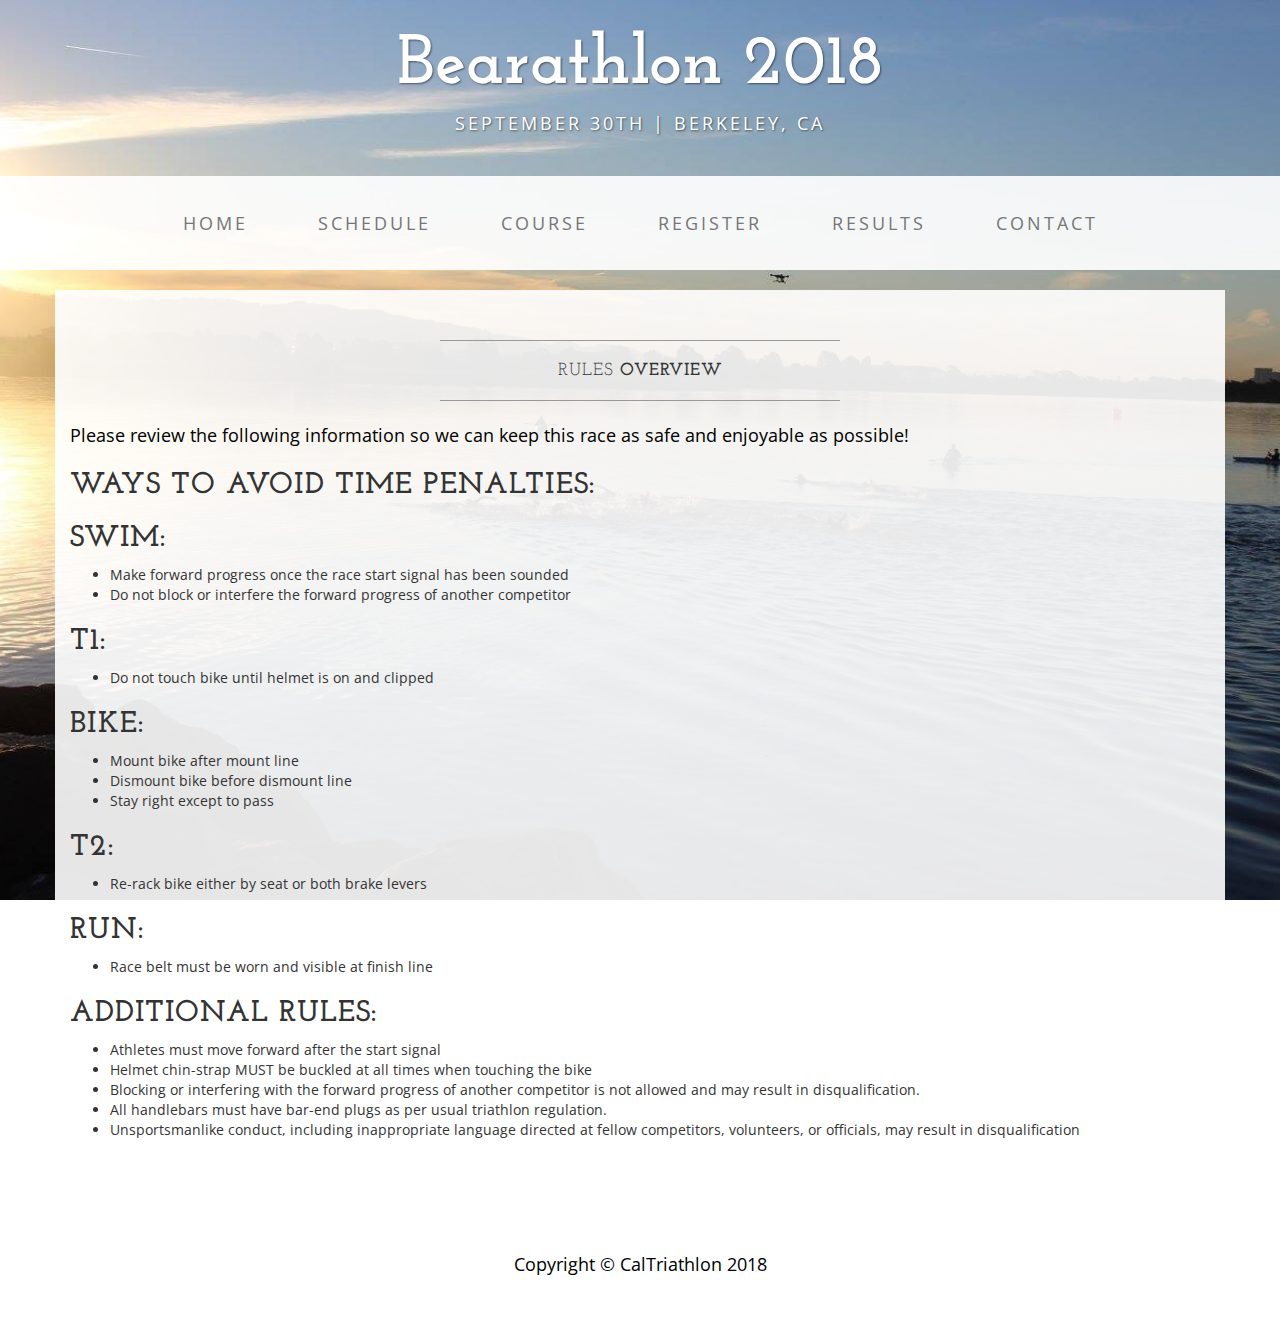
<file: rules.html>
<!DOCTYPE html>
<html lang="en">

<head>

    <meta charset="utf-8">
    <meta http-equiv="X-UA-Compatible" content="IE=edge">
    <meta name="viewport" content="width=device-width, initial-scale=1">
    <meta name="description" content="">
    <meta name="author" content="">
    <meta property="og:image" content="img/favicon.png">


    <title>Bearathlon 2018 - Rules</title>

    <!-- Bootstrap Core CSS -->
    <link href="css/bootstrap.min.css" rel="stylesheet">

    <!-- Custom CSS -->
    <link href="css/business-casual.css" rel="stylesheet">

    <!-- Fonts -->
    <link href="https://fonts.googleapis.com/css?family=Open+Sans:300italic,400italic,600italic,700italic,800italic,400,300,600,700,800" rel="stylesheet" type="text/css">
    <link href="https://fonts.googleapis.com/css?family=Josefin+Slab:100,300,400,600,700,100italic,300italic,400italic,600italic,700italic" rel="stylesheet" type="text/css">

    <!-- HTML5 Shim and Respond.js IE8 support of HTML5 elements and media queries -->
    <!-- WARNING: Respond.js doesn't work if you view the page via file:// -->
    <!--[if lt IE 9]>
    <script src="https://oss.maxcdn.com/libs/html5shiv/3.7.0/html5shiv.js"></script>
    <script src="https://oss.maxcdn.com/libs/respond.js/1.4.2/respond.min.js"></script>
    <![endif]-->

</head>

<body>

<div class="brand">Bearathlon 2018</div>
<div class="address-bar">September 30th | Berkeley, CA</div>

<!-- Navigation -->
<nav class="navbar navbar-default" role="navigation">
    <div class="container">
        <!-- Brand and toggle get grouped for better mobile display -->
        <div class="navbar-header">
            <button type="button" class="navbar-toggle" data-toggle="collapse" data-target="#bs-example-navbar-collapse-1">
                <span class="sr-only">Toggle navigation</span>
                <span class="icon-bar"></span>
                <span class="icon-bar"></span>
                <span class="icon-bar"></span>
            </button>
            <!-- navbar-brand is hidden on larger screens, but visible when the menu is collapsed -->
            <a class="navbar-brand" href="index.html">Business Casual</a>
        </div>
        <!-- Collect the nav links, forms, and other content for toggling -->
        <div class="collapse navbar-collapse" id="bs-example-navbar-collapse-1">
            <ul class="nav navbar-nav">
                <li>
                    <a href="index.html">Home</a>
                </li>
								<li>
										<a href="schedule.html">Schedule</a>
								</li>
                <li>
                    <a href="course.html">Course</a>
                </li>
                <li>
                    <a href="register.html">Register</a>
                </li>
                <li>
                    <a href="results.html">Results</a>
                </li>
                <li>
                    <a href="contact.html">Contact</a>
                </li>
            </ul>
        </div>
        <!-- /.navbar-collapse -->
    </div>
    <!-- /.container -->
</nav>

<div class="container">

    <div class="row">
        <div class="box">
            <div class="col-lg-12">
                <hr>
                <h2 class="intro-text text-center">Rules
                    <strong>Overview</strong>
                </h2>
                <hr>
            </div>
            <p class="rules-general">
                Please review the following information so we can keep this race as safe and enjoyable as possible!
            </p>
            <h2>Ways to avoid time penalties: </h2>
            <h2 style="text-align: left;">Swim:</h2>
            <ul>
                <li>Make forward progress once the race start signal has been sounded</li>
                <li>Do not block or interfere the forward progress of another competitor </li>
            </ul>
            <h2 style="text-align: left;">T1:</h2>
            <ul>
                <li>Do not touch bike until helmet is on and clipped</li>
            </ul>
            <h2 style="text-align: left;">Bike:</h2>
            <ul>
                <li>Mount bike after mount line</li>
                <li>Dismount bike before dismount line </li>
								<li>Stay right except to pass</li>
            </ul>
            <h2 style="text-align: left;">T2:</h2>
            <ul>
                <li>Re-rack bike either by seat or both brake levers</li>
            </ul>
            <h2 style="text-align: left;">Run:</h2>
            <ul>
                <li>Race belt must be worn and visible at finish line</li>
            </ul>
            <h2 style="text-align: left;">Additional Rules:</h2>
            <ul>
								<li>Athletes must move forward after the start signal</li>
								<li>Helmet chin-strap MUST be buckled at all times when touching the bike</li>
								<li>Blocking or interfering with the forward progress of another competitor is not allowed and may result in disqualification.</li>
                <li>All handlebars must have bar-end plugs as per usual triathlon regulation.</li>
								<li>Unsportsmanlike conduct, including inappropriate language directed at fellow competitors, volunteers, or officials, may result in disqualification</li>
                <!-- <li>USAT will be checking all bicycles and equipment before allowing participants to enter transition in the morning. </li> -->
            </ul>
        </div>
    </div>
</div>
<!-- /.container -->

<footer>
    <div class="container">
        <div class="row">
            <div class="col-lg-12 text-center">
                <p>Copyright &copy; CalTriathlon 2018</p>
            </div>
        </div>
    </div>
</footer>

<!-- jQuery -->
<script src="js/jquery.js"></script>

<!-- Bootstrap Core JavaScript -->
<script src="js/bootstrap.min.js"></script>

</body>

</html>
</file>
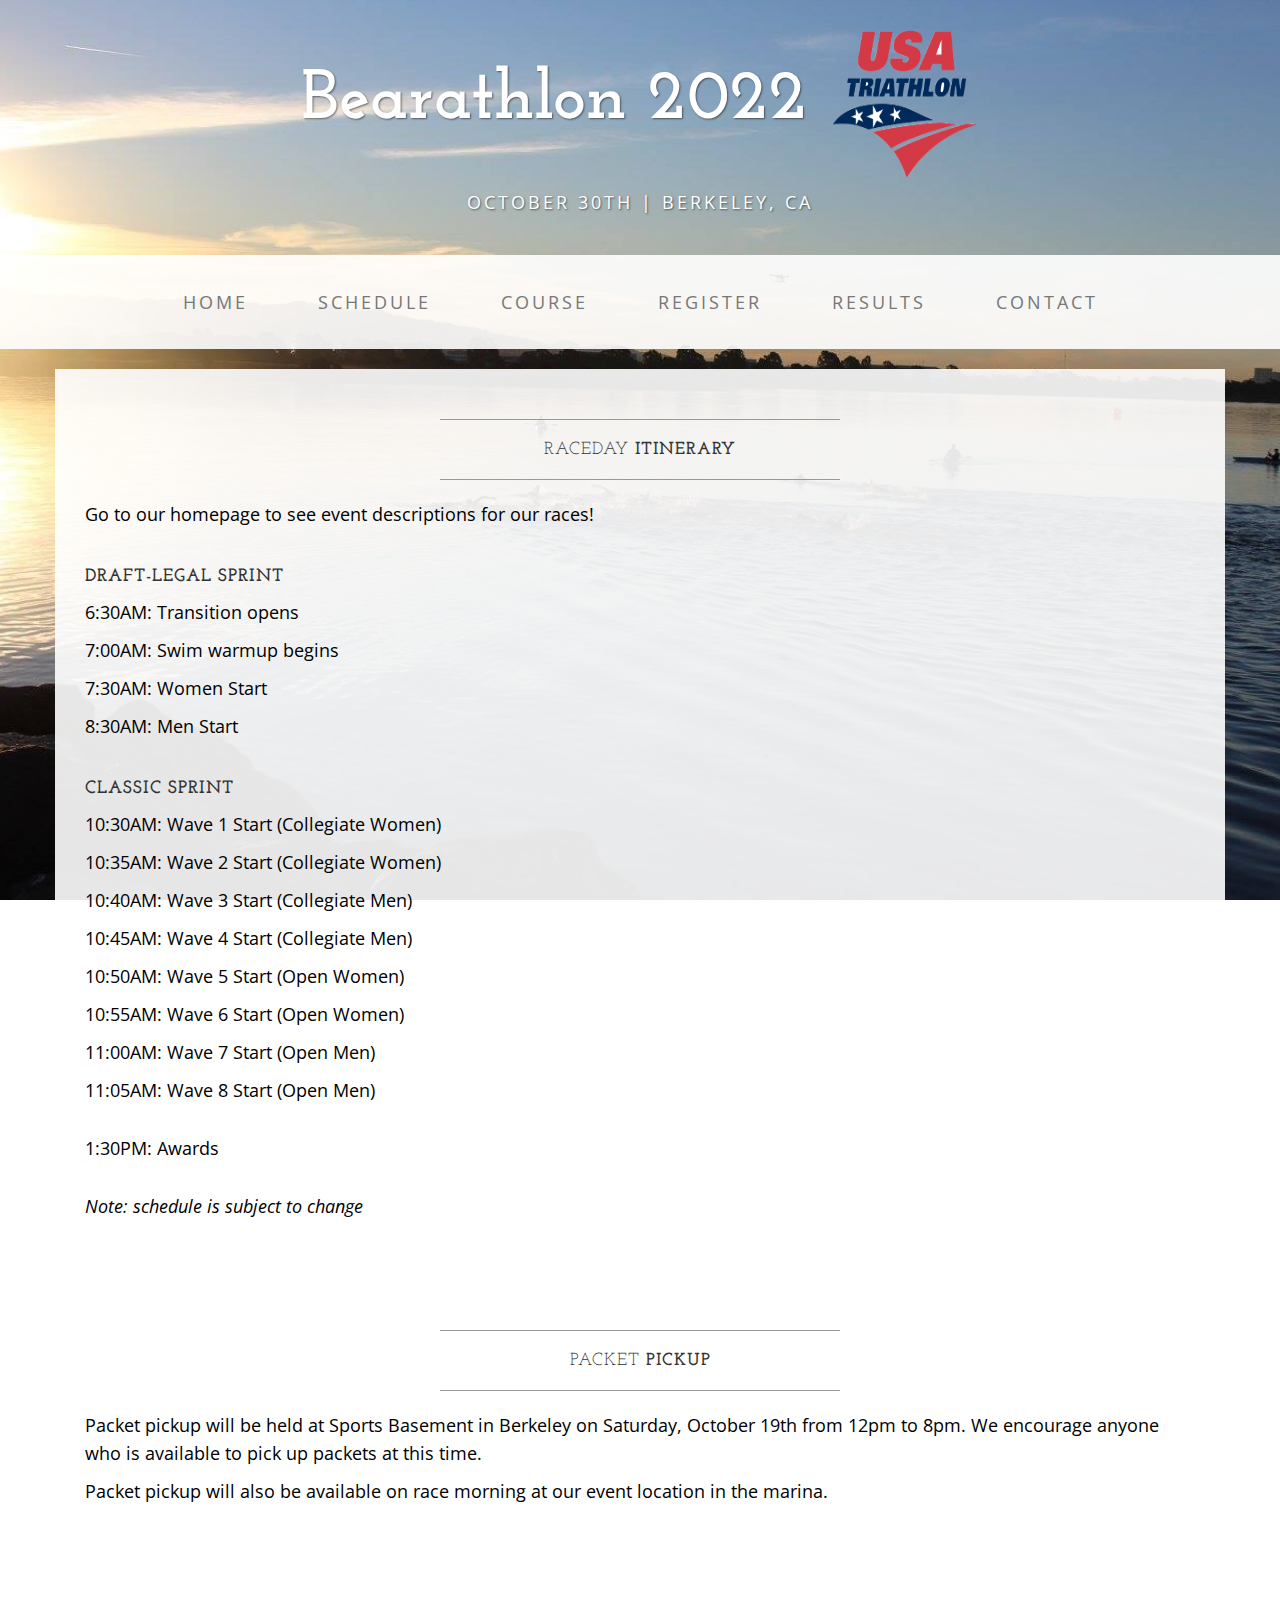
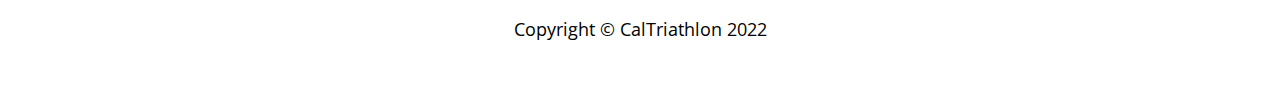
<file: schedule.html>
<!DOCTYPE html>
<html lang="en">

<head>

    <meta charset="utf-8">
    <meta http-equiv="X-UA-Compatible" content="IE=edge">
    <meta name="viewport" content="width=device-width, initial-scale=1">
    <meta name="description" content="">
    <meta name="author" content="">
    <meta property="og:image" content="img/favicon.png">


    <title>Bearathlon 2022 - Schedule</title>

    <!-- Bootstrap Core CSS -->
    <link href="css/bootstrap.min.css" rel="stylesheet">

    <!-- Custom CSS -->
    <link href="css/business-casual.css" rel="stylesheet">

    <!-- Fonts -->
    <link href="https://fonts.googleapis.com/css?family=Open+Sans:300italic,400italic,600italic,700italic,800italic,400,300,600,700,800" rel="stylesheet" type="text/css">
    <link href="https://fonts.googleapis.com/css?family=Josefin+Slab:100,300,400,600,700,100italic,300italic,400italic,600italic,700italic" rel="stylesheet" type="text/css">

    <!-- HTML5 Shim and Respond.js IE8 support of HTML5 elements and media queries -->
    <!-- WARNING: Respond.js doesn't work if you view the page via file:// -->
    <!--[if lt IE 9]>
    <script src="https://oss.maxcdn.com/libs/html5shiv/3.7.0/html5shiv.js"></script>
    <script src="https://oss.maxcdn.com/libs/respond.js/1.4.2/respond.min.js"></script>
    <![endif]-->

</head>

<body>

<div class="brand">Bearathlon 2022
	<img src="img/usat.png" width="150" height="150" alt="">
</div>
<div class="address-bar">October 30th | Berkeley, CA</div>

<!-- Navigation -->
<nav class="navbar navbar-default" role="navigation">
    <div class="container">
        <!-- Brand and toggle get grouped for better mobile display -->
        <div class="navbar-header">
            <button type="button" class="navbar-toggle" data-toggle="collapse" data-target="#bs-example-navbar-collapse-1">
                <span class="sr-only">Toggle navigation</span>
                <span class="icon-bar"></span>
                <span class="icon-bar"></span>
                <span class="icon-bar"></span>
            </button>
            <!-- navbar-brand is hidden on larger screens, but visible when the menu is collapsed -->
            <a class="navbar-brand" href="index.html">Business Casual</a>
        </div>
        <!-- Collect the nav links, forms, and other content for toggling -->
        <div class="collapse navbar-collapse" id="bs-example-navbar-collapse-1">
            <ul class="nav navbar-nav">
                <li>
                    <a href="index.html">Home</a>
                </li>
								<li>
										<a href="schedule.html">Schedule</a>
								</li>
								<li>
                    <a href="course.html">Course</a>
                </li>
                <li>
                    <a href="register.html">Register</a>
                </li>
                <li>
                    <a href="results.html">Results</a>
                </li>
                <li>
                    <a href="contact.html">Contact</a>
                </li>
            </ul>
        </div>
        <!-- /.navbar-collapse -->
    </div>
    <!-- /.container -->
</nav>

<div class="container">

    <!-- <div class="row">
        <div class="box">
            <div class="col-lg-12">
                <hr>
                <h2 class="intro-text text-center">Be a Bearathlon
                    <strong>Volunteer</strong>
                </h2>
                <hr>
            </div>
            <div class="col-md-12 text-center">
                <h1> Volunteer</h1>
                <iframe src="https://docs.google.com/forms/d/e/1FAIpQLSfPMbZzzee5iiai7nEDx5bZ-6tvM2YJ4UMcX6gyFX0lFDaaVg/viewform?embedded=truec=0&w=1" width="760" height="500" frameborder="0" marginheight="0" marginwidth="0">Loading...</iframe>
                <br>
            </div>
            <div class="clearfix"></div>
        </div>
    </div> -->

    <!--<div class="row">-->
        <!--<div class="box">-->
            <!--<div class="col-lg-12">-->
                <!--<hr>-->
                <!--<h2 class="intro-text text-center">Contact Race Directors-->
                    <!--<strong>Holly Barnhart and Korbi Thalhammer</strong>-->
                <!--</h2>-->
                <!--<hr>-->
            <!--</div>-->
            <!--<div class="col-md-4">-->
                <!--<p>Email:-->
                    <!--<strong><a href="mailto:bearathlon@caltriathlon.com">bearathlon@caltriathlon.com</a></strong>-->
                <!--</p>-->
                <!--<p>Address:-->
                    <!--<strong>2632 Warring Street-->
                        <!--<br>Berkeley, CA 94704</strong>-->
                <!--</p>-->
            <!--</div>-->
            <!--<div class="col-md-8">-->
                <!--&lt;!&ndash; Embedded Google Map using an iframe - to select your location find it on Google maps and paste the link as the iframe src. If you want to use the Google Maps API instead then have at it! &ndash;&gt;-->
                <!--&lt;!&ndash;<iframe width="100%" height="400" frameborder="0" scrolling="no" marginheight="0" marginwidth="0" src="http://maps.google.com/maps?hl=en&amp;ie=UTF8&amp;ll=37.0625,-95.677068&amp;spn=56.506174,79.013672&amp;t=m&amp;z=4&amp;output=embed"></iframe>&ndash;&gt;-->
                <!--<h1> Volunteer</h1>-->
                <!--<iframe src="https://docs.google.com/forms/d/1J4ys7n9kvabqtFiE0KZzO9b2562i1Zzq256WrAKhLyY/viewform?embedded=true" width="760" height="500" frameborder="0" marginheight="0" marginwidth="0">Loading...</iframe>-->
                <!--<br>-->
            <!--</div>-->

            <!--<div class="clearfix"></div>-->
        <!--</div>-->
    <!--</div>-->

		<div class="row">
				<div class="box">
						<div class="col-lg-12">
								<hr>
								<h2 class="intro-text text-center">Raceday
										<strong>Itinerary</strong>
								</h2>
								<hr>
                <p>Go to our homepage to see event descriptions for our races!</p>
                <br>
                <h4>Draft-Legal Sprint</h4>
								<p>6:30AM: Transition opens</p>
								<p>7:00AM: Swim warmup begins</p>
								<p>7:30AM: Women Start</p>
								<p>8:30AM: Men Start</p>
                <br>
                <h4>Classic Sprint</h4>
								<p>10:30AM: Wave 1 Start (Collegiate Women)</p>
								<p>10:35AM: Wave 2 Start (Collegiate Women)</p>
								<p>10:40AM: Wave 3 Start (Collegiate Men)</p>
								<p>10:45AM: Wave 4 Start (Collegiate Men)</p>
								<p>10:50AM: Wave 5 Start (Open Women)</p>
                						<p>10:55AM: Wave 6 Start (Open Women)</p>
                						<p>11:00AM: Wave 7 Start (Open Men)</p>
               							<p>11:05AM: Wave 8 Start (Open Men)</p>
								<br>
                <p>1:30PM: Awards</p>
                <br>
                <p><i>Note: schedule is subject to change</i></p>
						</div>
				</div>
		</div>

		<div class="row">
				<div class="box">
						<div class="col-lg-12">
								<hr>
								<h2 class="intro-text text-center">Packet
										<strong>Pickup</strong>
								</h2>
                <hr>
								<p>
                  Packet pickup will be held at Sports Basement in Berkeley on Saturday, October 19th from 12pm to 8pm.
                  We encourage anyone who is available to pick up packets at this time.
                </p>
                <p>Packet pickup will also be available on race morning at our event location in the marina.</p>
						</div>
				</div>
		</div>
</div>
<!-- /.container -->

<footer>
    <div class="container">
        <div class="row">
            <div class="col-lg-12 text-center">
                <p>Copyright &copy; CalTriathlon 2022</p>
            </div>
        </div>
    </div>
</footer>

<!-- jQuery -->
<script src="js/jquery.js"></script>

<!-- Bootstrap Core JavaScript -->
<script src="js/bootstrap.min.js"></script>

</body>

</html>
</file>
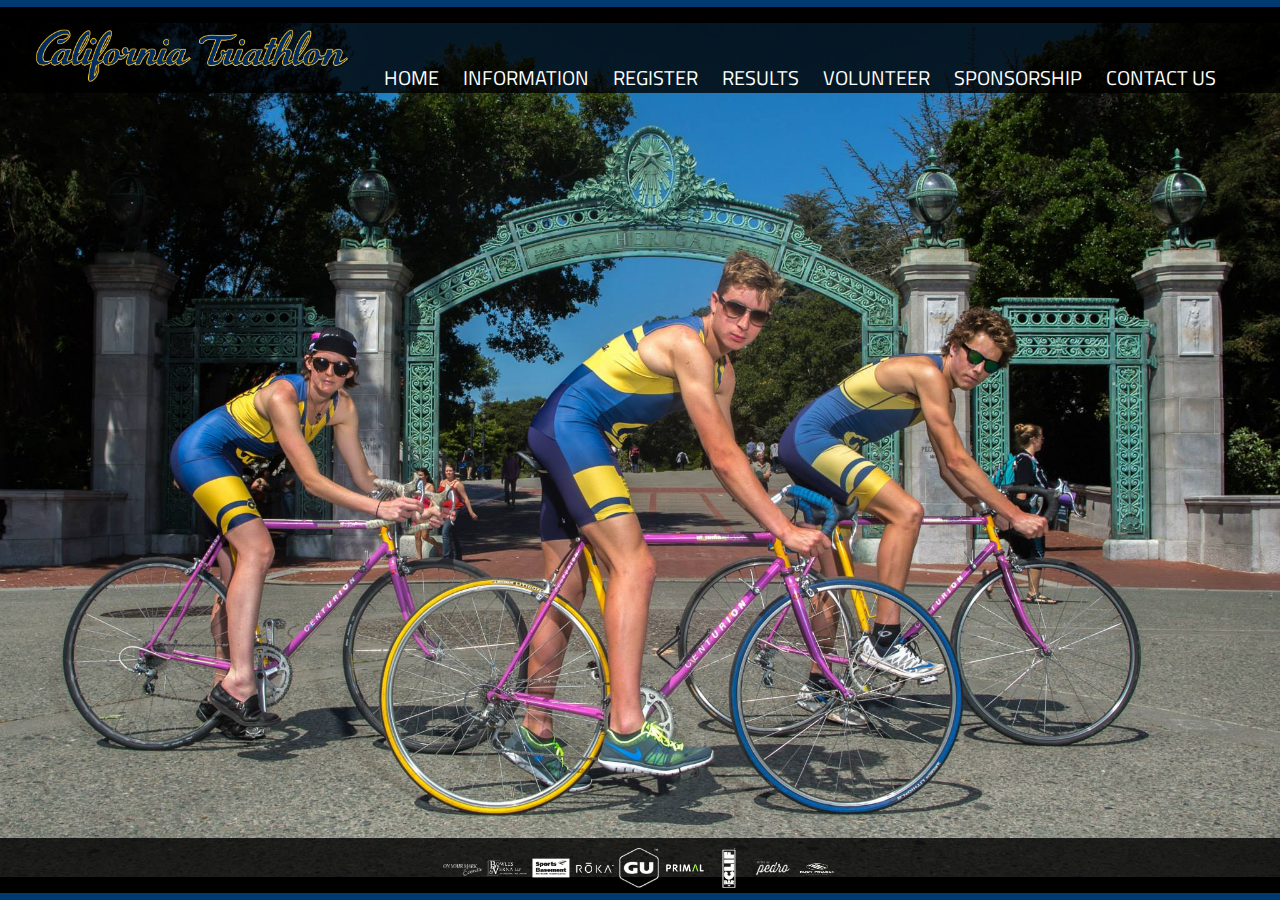
<file: sponsorship.html>
<html>
	<head>
		<title> Bearathlon 2015</title>
		<meta proprty="og:image" content="assets/images/favicon.png">
		<meta property="og:title" content="Bearathlon 2015" />
		<meta prorperty="og:description" content="Register for the Bearathlon2015 today!" />
		<link href='http://fonts.googleapis.com/css?family=Titillium+Web:300' rel='stylesheet' type='text/css'>
		<link rel="stylesheet" type="text/css" media="screen" href="assets/css/main.css"/>
		<link rel="stylesheet" type="text/css" media="screen" href="assets/css/responsive.css"/>
		<link rel="shortcut icon" type="image/png" href="assets/images/logos/favicon.png"/>
		<script src="assets/js/menu.js"></script>
	</head>
	<body class="sponsor-body">
		
		<div class="wraparound">
		
		<header>
			<a href="http://caltriathlon.com/" id="cal-tri-logo">
					<img src="assets/images/logos/caltrilogo.png" alt="The UC Berkeley Triathlon Logo"/>
			</a>
			<nav>
				<ul>
					<li><a href="index.html"> HOME </a></li>
					<li><a href="information.html"> INFORMATION </a></li>
					<li><a target="_blank" href="https://racemill.com/bearathlon"> REGISTER </a></li>
					<li><a href=> RESULTS </a></li>
					<li><a href="volunteer.html"> VOLUNTEER </a></li>
					<li><a href="sponsorship.html"> SPONSORSHIP </a></li>
					<li><a href="contact.html"> CONTACT US </a></li>
				</ul>
			</nav>
		</header>
			<section class="modal-view">
				<div class="modal">
					<h1> Sponsorship</h1>
					
					<h2> A Special Thanks To Our Current Sponsors </h2>
					<div id="sponsors-top"> 
						<a target="_blank" href="http://onyourmarkevents.com/oymenew/index.php"><img src="assets/images/sponsors/OYME-white.png" alt="On Your Mark Events"/></a>
					</div>
					<table class="sponsors-table">
						<tr>
							<td><a target="_blank" href="http://www.bowlesverna.com/"><img src="assets/images/sponsors/BowlesVerna.png" alt="Bowles and Verna"/></a></td>
							<td><a target="_blank" href="http://www.sportsbasement.com/"><img src="assets/images/sponsors/SB.png" alt="Sports Basement"/></a></td>
							<td><a target="_blank" href="http://www.rokasports.com/"><img src="assets/images/sponsors/Roka.png" alt="Roka"/></a></td>
							<td><a target="_blank" href="https://guenergy.com/"><img src="assets/images/sponsors/GU.png" alt="GU Energy"/></a></td>
						</tr>
							
						<tr>
							<td><a target="_blank" href="http://www.primalwear.com/"><img src="assets/images/sponsors/Primal.png" alt="Primal Wear"/></a></td>
							<td><a target="_blank" href="http://www.clifbar.com/"><img src="assets/images/sponsors/Clif.png" alt="Clif Bar"/></a></td>
							<td><a target="_blank" href="http://p-fits.com/"><img src="assets/images/sponsors/p-fits.png" alt="p-fits"/></a></td>
							<td><a target="_blank" href="http://www.rudyproject.com/"><img src="assets/images/sponsors/Rudy.png" alt="Rudy Project"/></a></td>
						</tr>
					</table>
					
				<p> Also, special thanks to Andy MJ for the amazing team photos seen throughout the site!
					
				</p>	
					
				<p>To ensure that we can continue our tradition of running a quality race, we need companies and individuals to partner with us! We aim to provide a unique and fulfilling experience to every racer, and we need your help! This is an excellent opportunity for your company to get exposure to the quickly expanding demographic of collegiate triathlons. We are a non profit organization so as always, your service, product, or monetary donations are tax deductible.</p>
				<p> If you are interested in partnering with Bearathlon 2015, please contact our Sponsorship Chairs:<br><br>
				
				Vincent Bartle <br>
				<a href="mailto:vbartle@berkeley.edu" target="_top">vbartle@berkeley.edu</a> <br>
				<br>
				<br>
				</p>
				
				
				</div>
			</section>	
			
		<footer>
			<div id="sponsor-banner">	
				<table class="sponsors-footer-table">
					<tr>
						<td><a target="_blank" href="http://onyourmarkevents.com/oymenew/index.php"><img src="assets/images/sponsors/OYME-white.png" alt="On Your Mark Events"/></a></td>
						<td><a target="_blank" href="http://www.bowlesverna.com/"><img src="assets/images/sponsors/BowlesVerna.png" alt="Bowles and Verna"/></a></td>
						<td><a target="_blank" href="http://www.sportsbasement.com/"><img src="assets/images/sponsors/SB.png" alt="Sports Basement"/></a></td>
						<td><a target="_blank" href="http://www.rokasports.com/"><img src="assets/images/sponsors/Roka.png" alt="Roka"/></a></td>
						<td><a target="_blank" href="https://guenergy.com/"><img src="assets/images/sponsors/GU.png" alt="GU Energy"/></a></td>
					</tr>
					<tr>
						<td><a target="_blank" href="http://www.primalwear.com/"><img src="assets/images/sponsors/Primal.png" alt="Primal Wear"/></a></td>
						<td><a target="_blank" href="http://www.clifbar.com/"><img src="assets/images/sponsors/Clif.png" alt="Clif Bar"/></a></td>
						<td><a target="_blank" href="http://p-fits.com/"><img src="assets/images/sponsors/p-fits.png" alt="p-fits"/></a></td>
						<td><a target="_blank" href="http://www.rudyproject.com/"><img src="assets/images/sponsors/Rudy.png" alt="Rudy Project"/></a></td>
					</tr>				
				</table>
			</div>
		</footer>	
		
		</div>
	</body>
</html>
</file>
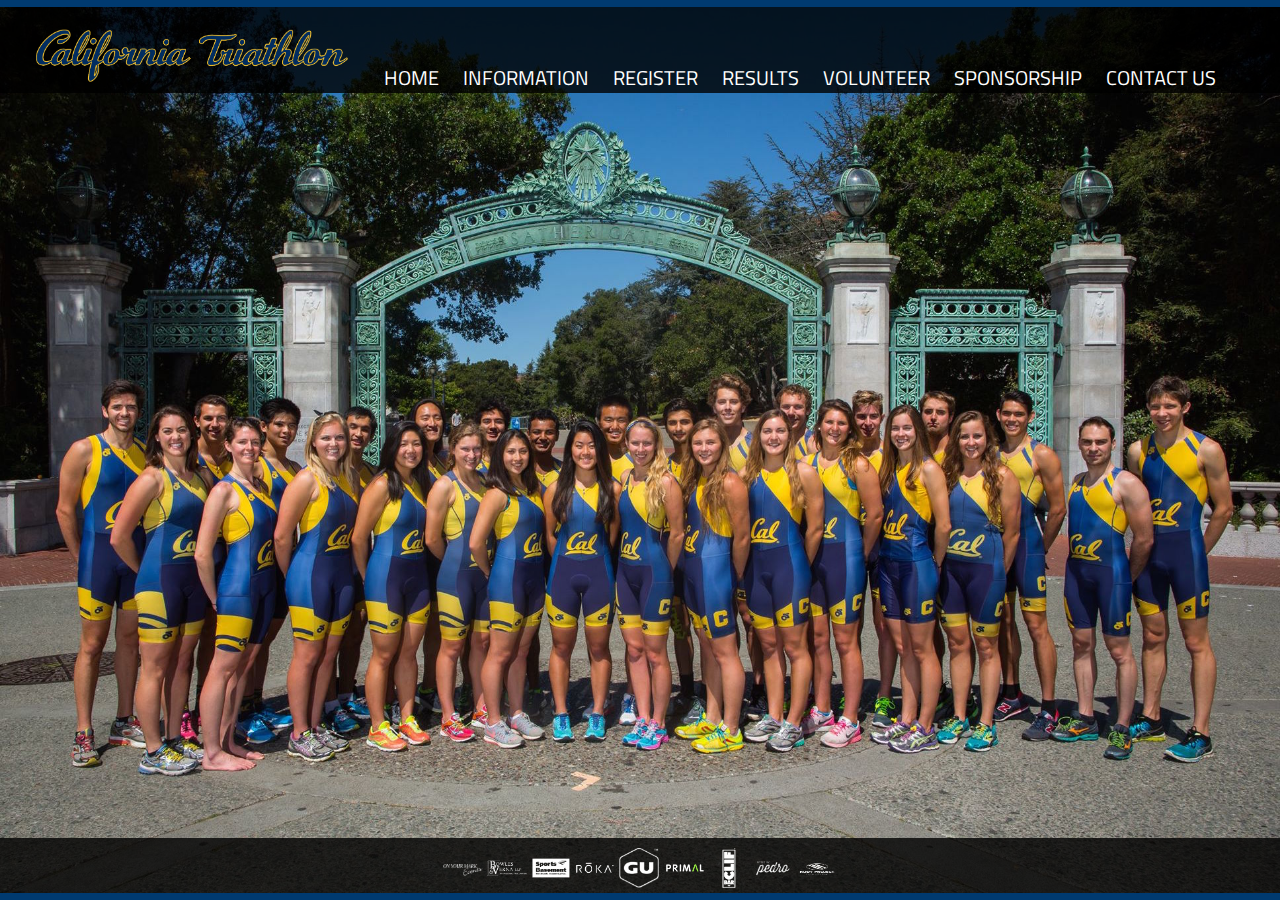
<file: volunteer.html>
<html>
	<head>
		<title> Bearathlon 2015</title>
		<meta proprty="og:image" content="assets/images/favicon.png">
		<meta property="og:title" content="Bearathlon 2015" />
		<meta prorperty="og:description" content="Register for the Bearathlon2015 today!" />
		<link href='http://fonts.googleapis.com/css?family=Titillium+Web:300' rel='stylesheet' type='text/css'>
		<link rel="stylesheet" type="text/css" media="screen" href="assets/css/main.css"/>
		<link rel="stylesheet" type="text/css" media="screen" href="assets/css/responsive.css"/>
		<link rel="shortcut icon" type="image/png" href="assets/images/logos/favicon.png"/>
		<script src="assets/js/menu.js"></script>
	</head>
	<body>
		
		<div class="wraparound">
		
		<header>
			<a href="http://caltriathlon.com/" id="cal-tri-logo">
					<img src="assets/images/logos/caltrilogo.png" alt="The UC Berkeley Triathlon Logo"/>
			</a>
			<nav>
				<ul>
					<li><a href="index.html"> HOME </a></li>
					<li><a href="information.html"> INFORMATION </a></li>
					<li><a target="_blank" href="https://racemill.com/bearathlon"> REGISTER </a></li>
					<li><a> RESULTS </a></li>
					<li><a href="volunteer.html"> VOLUNTEER </a></li>
					<li><a href="sponsorship.html"> SPONSORSHIP </a></li>
					<li><a href="contact.html"> CONTACT US </a></li>
				</ul>
			</nav>
		</header>
			<section class="modal-view">
				<div class="modal">
					<h1> Volunteer</h1>
					<h2> Interested in helping foster the growth of collegiate triathlon with Cal Tri?</h2>
				<p>Please email Vincent Bartle at <a href="mailto:vbartle@berkeley.edu" target="_top">vbartle@berkeley.edu</a>.</p>
					<h2> INSERT MORE VOLUNTEER INFORMATION HERE </h2>
				</div>
			</section>	
			
		<footer>
			<div id="sponsor-banner">	
				<table class="sponsors-footer-table">
					<tr>
						<td><a target="_blank" href="http://onyourmarkevents.com/oymenew/index.php"><img src="assets/images/sponsors/OYME-white.png" alt="On Your Mark Events"/></a></td>
						<td><a target="_blank" href="http://www.bowlesverna.com/"><img src="assets/images/sponsors/BowlesVerna.png" alt="Bowles and Verna"/></a></td>
						<td><a target="_blank" href="http://www.sportsbasement.com/"><img src="assets/images/sponsors/SB.png" alt="Sports Basement"/></a></td>
						<td><a target="_blank" href="http://www.rokasports.com/"><img src="assets/images/sponsors/Roka.png" alt="Roka"/></a></td>
						<td><a target="_blank" href="https://guenergy.com/"><img src="assets/images/sponsors/GU.png" alt="GU Energy"/></a></td>
					</tr>
					<tr>
						<td><a target="_blank" href="http://www.primalwear.com/"><img src="assets/images/sponsors/Primal.png" alt="Primal Wear"/></a></td>
						<td><a target="_blank" href="http://www.clifbar.com/"><img src="assets/images/sponsors/Clif.png" alt="Clif Bar"/></a></td>
						<td><a target="_blank" href="http://p-fits.com/"><img src="assets/images/sponsors/p-fits.png" alt="p-fits"/></a></td>
						<td><a target="_blank" href="http://www.rudyproject.com/"><img src="assets/images/sponsors/Rudy.png" alt="Rudy Project"/></a></td>
					</tr>				
				</table>
			</div>
		</footer>	
		
		</div>
	</body>
</html>
</file>
<file: assets/css/main.css>
body {
  	font-family: 'Titillium Web', sans-serif;
  	font-size: 1.250em;
	font-family: 'Titillium Web',Helvetica, sans-serif;
  	margin: 0;
  	padding: 0;
  	color: #fff;
  	background-color: black;
  	background-image: url(../images/backgrounds/background.jpg);
  	background-repeat: no-repeat;
  	background-size: 100% auto;
  	background-position: center center;
  	background-attachment: fixed;
    -webkit-transition: all 1.5s ease;
    -moz-transition: all 1.5s ease;
    -o-transition: all 1.5s ease;
    transition: all 1.5s ease;
}

ul {
	margin-left: 30px;
}

#gen-nav {
	margin-left: 0px;
}

.wraparound {
	min-height: 100%;
	position: relative;
}

.intro-body {
	background-image: url(../images/backgrounds/bearathlon_ncaa.jpg);
	transition: opacity 2s ease-in-out;
   -moz-transition: opacity 2s ease-in-out;
   -webkit-transition: opacity 2s ease-in-out;
}

.course-info-body {
	background-image:  url(../images/backgrounds/berkeley-sunset-background.jpg);
	transition: opacity 2s ease-in-out;
   -moz-transition: opacity 2s ease-in-out;
   -webkit-transition: opacity 2s ease-in-out;
}

.general-info-body {
	background-image:  url(../images/backgrounds/gen_background.jpg);
	transition: opacity 2s ease-in-out;
   -moz-transition: opacity 2s ease-in-out;
   -webkit-transition: opacity 2s ease-in-out;
}


.dl-rules-body {
	background-image:  url(../images/backgrounds/rules_background.jpg);
	transition: opacity 2s ease-in-out;
   -moz-transition: opacity 2s ease-in-out;
   -webkit-transition: opacity 2s ease-in-out;
}

.results-body {
  	background-image: url(../images/backgrounds/results_background.jpg);
	  background-position: center center;	
	transition: opacity 2s ease-in-out;
   -moz-transition: opacity 2s ease-in-out;
   -webkit-transition: opacity 2s ease-in-out;
}

.register-body {
  	background-image: url(../images/backgrounds/register-background.jpg);	
	transition: opacity 2s ease-in-out;
   -moz-transition: opacity 2s ease-in-out;
   -webkit-transition: opacity 2s ease-in-out;
}

.volunteer-body {
  	background-image: url(../images/backgrounds/volunteer_background.jpg);	
	transition: opacity 2s ease-in-out;
   -moz-transition: opacity 2s ease-in-out;
   -webkit-transition: opacity 2s ease-in-out;
}

.contact-body {
	background-image: none;
	background-color: black;
	transition: opacity 2s ease-in-out;
   -moz-transition: opacity 2s ease-in-out;
   -webkit-transition: opacity 2s ease-in-out;
}

.sponsor-body {
	background-image: url(../images/backgrounds/sponsor-background.jpg);
	transition: opacity 2s ease-in-out;
   -moz-transition: opacity 2s ease-in-out;
   -webkit-transition: opacity 2s ease-in-out;
}

.transparent {
opacity:0;
}

* {
	z-index: 9999;
}

a {
	text-decoration: none;
	color: #fff;
}

p {
	font-size: 0.9em;
	padding: 0 40px;
}

h1 {
	font-size: 1.3em;
	padding: 0 10px;
}

h2 {
	font-size: 1em;
	padding: 0 40px;
}

header {
	width: 100%;
	float: left;
	clear: both;
	margin: 0 0 30px 0;
	padding: 5px 0 0 0;
	background-color: rgba(0, 0, 0, 0.8);
	border-top: 7px #003a70 solid;
	z-index: 9999;
}


#cal-tri-logo {
	max-height: 100%;
	margin: 0;
	text-align: center;
}

img {
	max-width: 100%;
	max-height: 100%;
}

nav {
	text-align: center;
	padding: 10px 0 0;
	margin: 40px 0 0;
}

nav ul {
	list-style: none;
	margin: 0 10px;
	padding: 0;
}

nav li {
	display: inline-block;
	margin: 0;
	padding: 0 10px;
	-webkit-transition: all 400ms cubic-bezier(0.645, 0.045, 0.355, 1.000); 
	-moz-transition: all 400ms cubic-bezier(0.645, 0.045, 0.355, 1.000); 
	-o-transition: all 400ms cubic-bezier(0.645, 0.045, 0.355, 1.000); 
	transition: all 400ms cubic-bezier(0.645, 0.045, 0.355, 1.000);
}

nav li:hover, nav a:hover {
	cursor: pointer;
	color: #ccc;
}

#gen-nav-title {
	font-size: 1em;
}

.gen-nav-elem {
	font-size: 0.85em;
}

.gen-nav-elem li:hover, .gen-nav-elem a:hover {
	cursor: pointer;
	color: #ccc;
}


#intro-container {
	text-align: center;
	font-size: 2em;
	padding-top: 400px;
}

#intro{ 
	width: 50%;
	padding: 20px;
	margin: 0 auto;
	background-color: rgba(0, 0, 0, 0.8);
	border: 7px #003a70 solid;
	color: #0099FF;
}

.modal-view {
	display: block;
	clear: both;
	width: 100%;
	min-height: 50%;
	padding-bottom: 100px;
	display: none;
}

.results-view {
	width: 50%;
}

#index-modal-view {
	padding-top: 20%;
}

.modal {
	width: 90%;
	margin: 0 5%;
	background-color: rgba(0, 0, 0, 0.7);
	border: 7px #003a70 solid;
}

.gen-modal {
	overflow: hidden;
}

.modal-content {
	width: 80%;
	float: right;
	margin: 0;
	padding: 0;
}

.modal-nav {
	width: 15%;
	height: 100%;
	float: left;
	margin: 0 0 0 20px;
	padding: 0;
	overflow: hidden;

}

#gen-nav {
	position: fixed;
	list-style: none;
	margin-top: 40px;
	border-right: 7px #003a70 solid;
	padding-right: 10px;
	overflow: hidden;
	display: block;
}

.mtr {
	display: none;
}

#info-navigation-container {
	height: 70px;
	width: 90%;
	background-color: #003a70;
	display: block;
	position: relative;
	margin: 0 auto 0;
	padding: 0;
}

.info-navigation {
	height: 100%;
	width: 50%;
	margin: 0;
	padding: 15px 0 0 0;
	display: inline-block;
	text-align: center;
	cursor: pointer;
	box-sizing: border-box;

}

.info-navigation:hover {
	background-color: rgba(0, 0, 0, 0.7);
	transition: opacity .5s ease-in-out;
   -moz-transition: opacity .5s ease-in-out;
   -webkit-transition: opacity .5s ease-in-out;	
}

.active-info {
	position: absolute;
	height: 100%;
	width: 50%;
	left : 0;
	background-color: #FDB515;
	display: block;
	z-index: 0;
}


#dl-navigation {
	z-index: 9999;
	position: absolute;
	border-top: 7px #003a70 solid;
	border-left: 7px #003a70 solid;
	border-bottom: 7px #003a70 solid;
}

#mtr-navigation {
	z-index: 9999;
	position: absolute;
	right: 0;
	border-top: 7px #003a70 solid;
	border-right: 7px #003a70 solid;
	border-bottom: 7px #003a70 solid;
}


.course-frame {
	width: 95%;
	overflow: hidden;
	margin-left: auto ;
  	margin-right: auto ;
}

.course-left p, .course-right p {
	padding: 0;
	overflow: hidden;
}

.courses {
	border-top: 3px white dashed; 
	padding-top: 10px;
	/*border-bottom: 3px white dashed;*/
}

.course-left {
	width: 40%;
	float: left;
	overflow: hidden;
}

.course-right {
	width: 40%;
	float: right;
	overflow: hidden;

}

.course-iframe {
	width: 90%;
	height: 400px;
	margin-left: 4%;
	margin-right: 4%;
}

iframe {
	display: block;
	width: 90%;
	margin: 0 auto;
}

.course-image {
	width: 50%;
}

.course-txt {
	width: 40%;
	padding: 20px;
}

.mtr-txt {
	width: 90%;
	text-align: justify;
}

.gen-panel {
	width: 100%;
	overflow: hidden;
}

.gen-map {
	width: 90%;
	height: 40%;
}

.gen-left {
	width: 50%;
	float: left;

}

.gen-right {
		/*display: block;*/
	width: 50%;
	float: right;
}

#register-paragraph {
	text-align: center;
}

#racemill {
	width: 50%;
	display: block;
	margin-left: auto;
	margin-right: auto;
}

#sponsors-top {
	width: 400px;
	display: block;
	margin: 0 auto;
}

#sponsors-top img {
	display: inline-block;
	margin: 0;
	padding: 0;
	max-height: 100px;
}

.sponsors-table {
	padding: 0px 0px 50px 0px;
	margin: 0 auto;
}

#contact-banner-image {
	max-width: 90%;
	margin: 20px auto 20px;
	display:block;
	border: 7px #FDB515 solid;
}

td img {
	max-height: 50px;
	max-width: 50px;
}

#andy_jessop {
	height: 100%;
}

footer {
	width: 100%;
	background-color: rgba(0, 0, 0, 0.8);
	position: absolute;
	bottom:0;	
	box-sizing: border-box;
	z-index: 9999;
}

#sponsor-banner {
	width: 100%;
	padding: 5px 0 0 0;
	box-sizing: border-box;
	border-bottom: 7px #003a70 solid;
}

.sponsors-footer-table {
	table-layout: fixed;
	margin: 0 auto;
}

.sponsors-footer-table img {
	max-height: 40px;
	max-width: 40px;
}
</file>
<file: assets/css/responsive.css>
@media screen and (max-width: 680px) {
	#sponsors-top {
		margin: 0 auto;
		width: 200px;
	}
	
	#sponsors-top img {
		display: inline-block;
		margin: 0;
		padding: 0;
		max-height: 50px;
	}

	.course-left {
		width: 100%;
		clear: both;
		float: none;
	}

	.course-right {
		width: 100%;
		clear: both;
		float: none;
	}

	.course-txt {
		overflow: hidden;
		margin-left: auto;
		margin-right: auto;
		display: block;		
	}

}

@media screen and (max-width: 1100px) {

	.modal-nav {
		display: none;
	}

	#gen-nav {
		display: none;
	}

	.modal-content {
		width: 100%;
	}

	.course-frame {
		font-size: 0.8em;
	}

	.info-navigation {
		font-size: 0.7em;
	}

}

@media screen and (min-width: 680px) {
	
	
	nav {
		float: right;
		width: 70%;
		margin-right: 2.5%;
	}
	
	.modal-view {
		top: 200px;

	}

	.modal-nav {

	}


	#cal-tri-logo {
		float: left;
		margin-left: 2.5%;
		text-align: left;
		width: 25%;
	}
	
	#cal-tri-logo img {
		max-height: 125px;
	}
	
	#intro {
		text-align: center;
		font-size: 1.5em;
		background-color: rgba(0, 0, 0, 0.8);
		border: 7px #003a70 solid;
		color: #0099FF;
	}
	
	iframe {
		width: 600px;
	}
	
	#contact-banner-image {
		width: 60%;
	}
	
	td img {
		max-height: 100px;
		max-width: 100px;
	}
	
	footer{
		position: absolute;
		bottom: 0;
	}
		
	.sponsors-footer-table tr {
		display: inline-block;
	}


		
}

@media screen and (min-width: 1024px) {
	
	#contact-modal-view {
		padding-top: 350px;
	}
	
}

@media screen and (max-width: 1320px) {
	
	#gen-nav-title {
		font-size: 0.8em;
	}

	.gen-nav-elem {
		font-size: 0.7em;
	}
	
}
</file>
<file: css/business-casual.css>
/*!
 * Start Bootstrap - Business Casual (http://startbootstrap.com/)
 * Copyright 2013-2016 Start Bootstrap
 * Licensed under MIT (https://github.com/BlackrockDigital/startbootstrap/blob/gh-pages/LICENSE)
 */

body {
    font-family: "Open Sans","Helvetica Neue",Helvetica,Arial,sans-serif;
    background: url('../img/bg.jpg') no-repeat center center fixed;
    -webkit-background-size: cover;
    -moz-background-size: cover;
    background-size: cover;
    -o-background-size: cover;
}

h1,
h2,
h3,
h4,
h5,
h6 {
    text-transform: uppercase;
    font-family: "Josefin Slab","Helvetica Neue",Helvetica,Arial,sans-serif;
    font-weight: 700;
    letter-spacing: 1px;
}

p {
    font-size: 1.25em;
    line-height: 1.6;
    color: #000;
}

hr {
    max-width: 400px;
    border-color: #999999;
}

.brand,
.address-bar {
    display: none;
}

th, td {
    padding: 15px;
}

.sponsors-table{
    padding: 15px;
}

.navbar-brand {
    text-transform: uppercase;
    font-weight: 900;
    letter-spacing: 2px;
}

.navbar-nav {
    text-transform: uppercase;
    font-weight: 400;
    letter-spacing: 3px;
}

.img-full {
    min-width: 100%;
}

.brand-before,
.brand-name {
    text-transform: capitalize;
}

.brand-before {
    margin: 15px 0;
}

.brand-name {
    margin: 0;
    font-size: 4em;
}

.tagline-divider {
    margin: 15px auto 3px;
    max-width: 250px;
    border-color: #999999;
}

.box {
    margin-bottom: 20px;
    padding: 30px 15px;
    background: #fff;
    background: rgba(255,255,255,0.9);
}

.intro-text {
    text-transform: uppercase;
    font-size: 1.25em;
    font-weight: 400;
    letter-spacing: 1px;
}

.img-border {
    float: none;
    margin: 0 auto 0;
    border: #999999 solid 1px;
}

.img-left {
    float: none;
    margin: 0 auto 0;
}

footer {
    background: #fff;
    background: rgba(255,255,255,0.9);
}

footer p {
    margin: 0;
    padding: 50px 0;
}

@media screen and (min-width:768px) {
    .brand {
        display: inherit;
        margin: 0;
        padding: 30px 0 10px;
        text-align: center;
        text-shadow: 1px 1px 2px rgba(0,0,0,0.5);
        font-family: "Josefin Slab","Helvetica Neue",Helvetica,Arial,sans-serif;
        font-size: 5em;
        font-weight: 700;
        line-height: normal;
        color: #fff;
    }

    .top-divider {
        margin-top: 0;
    }

    .img-left {
        float: left;
        margin-right: 25px;
    }

    .address-bar {
        display: inherit;
        margin: 0;
        padding: 0 0 40px;
        text-align: center;
        text-shadow: 1px 1px 2px rgba(0,0,0,0.5);
        text-transform: uppercase;
        font-size: 1.25em;
        font-weight: 400;
        letter-spacing: 3px;
        color: #fff;
    }

    .navbar {
        border-radius: 0;
    }

    .navbar-header {
        display: none;
    }

    .navbar {
        min-height: 0;
    }

    .navbar-default {
        border: none;
        background: #fff;
        background: rgba(255,255,255,0.9);
    }

    .nav>li>a {
        padding: 35px;
    }

    .navbar-nav>li>a {
        line-height: normal;
    }

    .navbar-nav {
        display: table;
        float: none;
        margin: 0 auto;
        table-layout: fixed;
        font-size: 1.25em;
    }
}

@media screen and (min-width:1200px) {
    .box:after {
        content: '';
        display: table;
        clear: both;
    }
}
</file>
